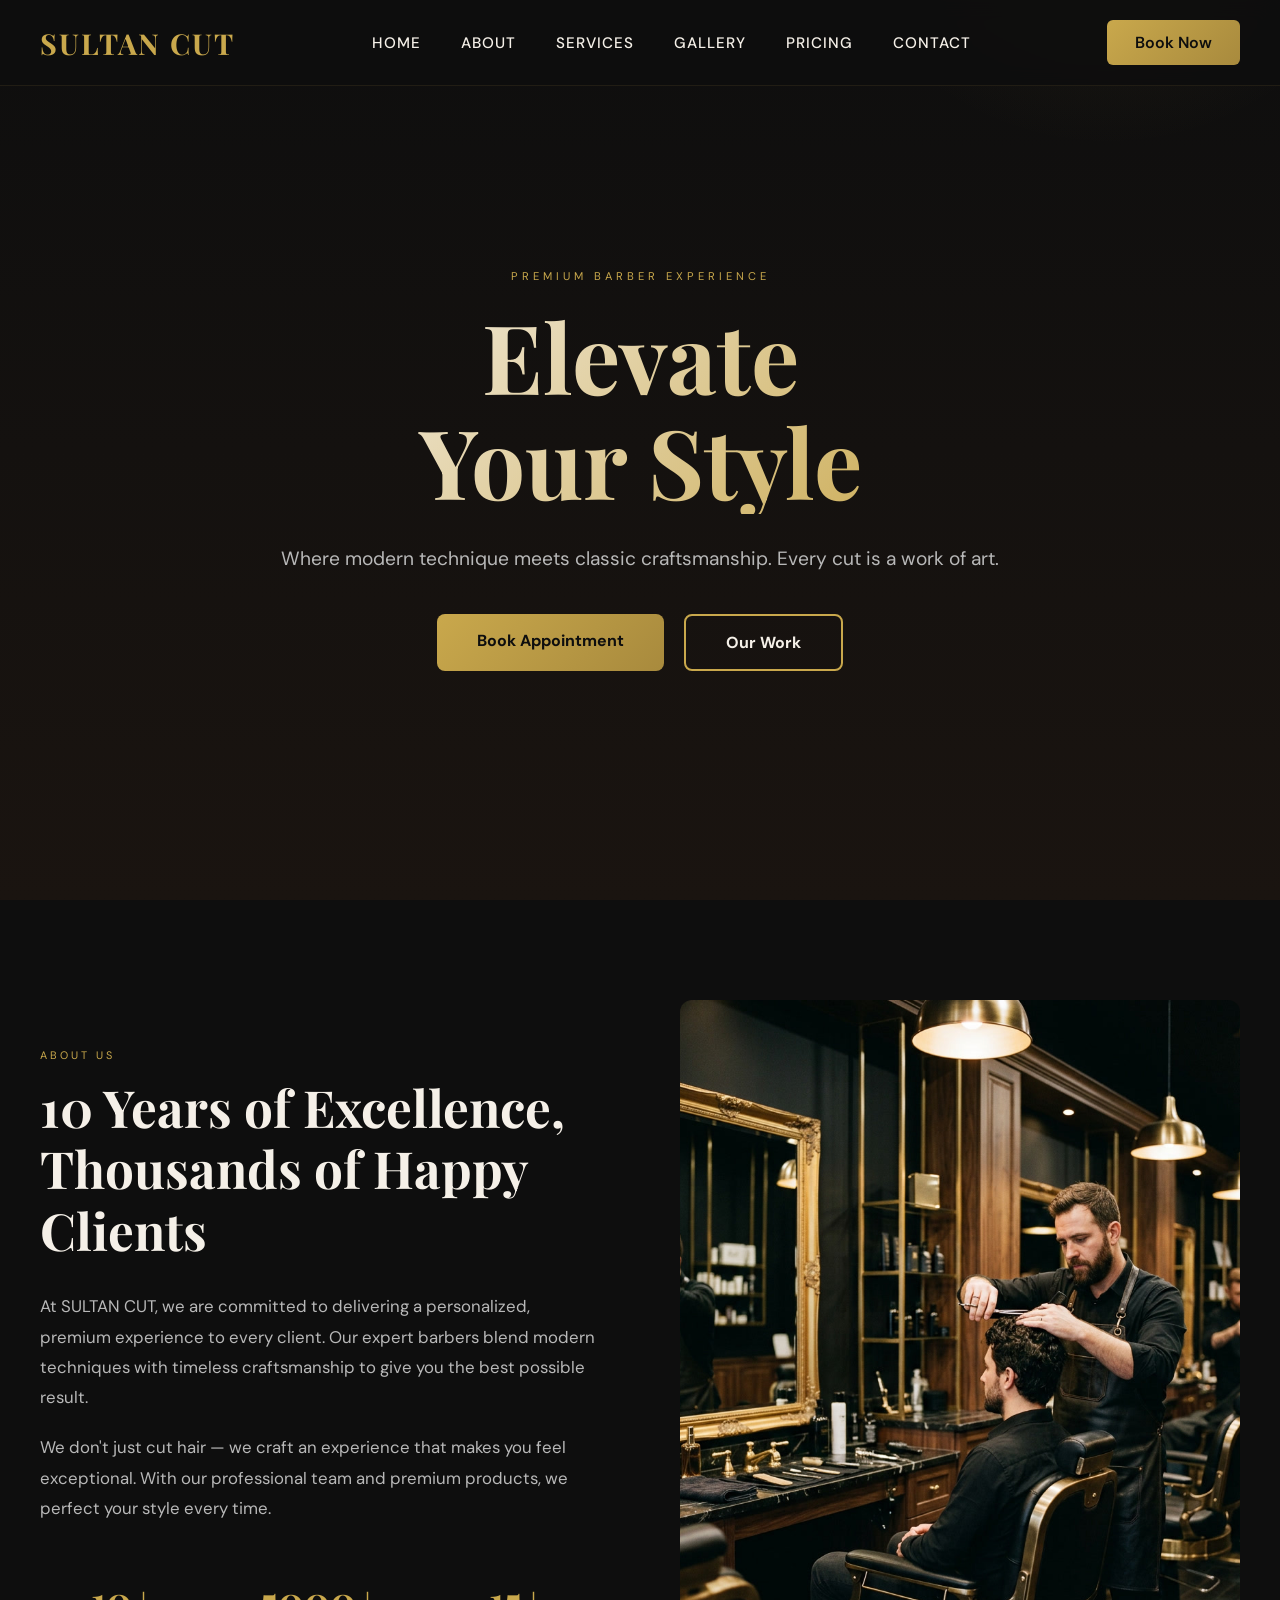
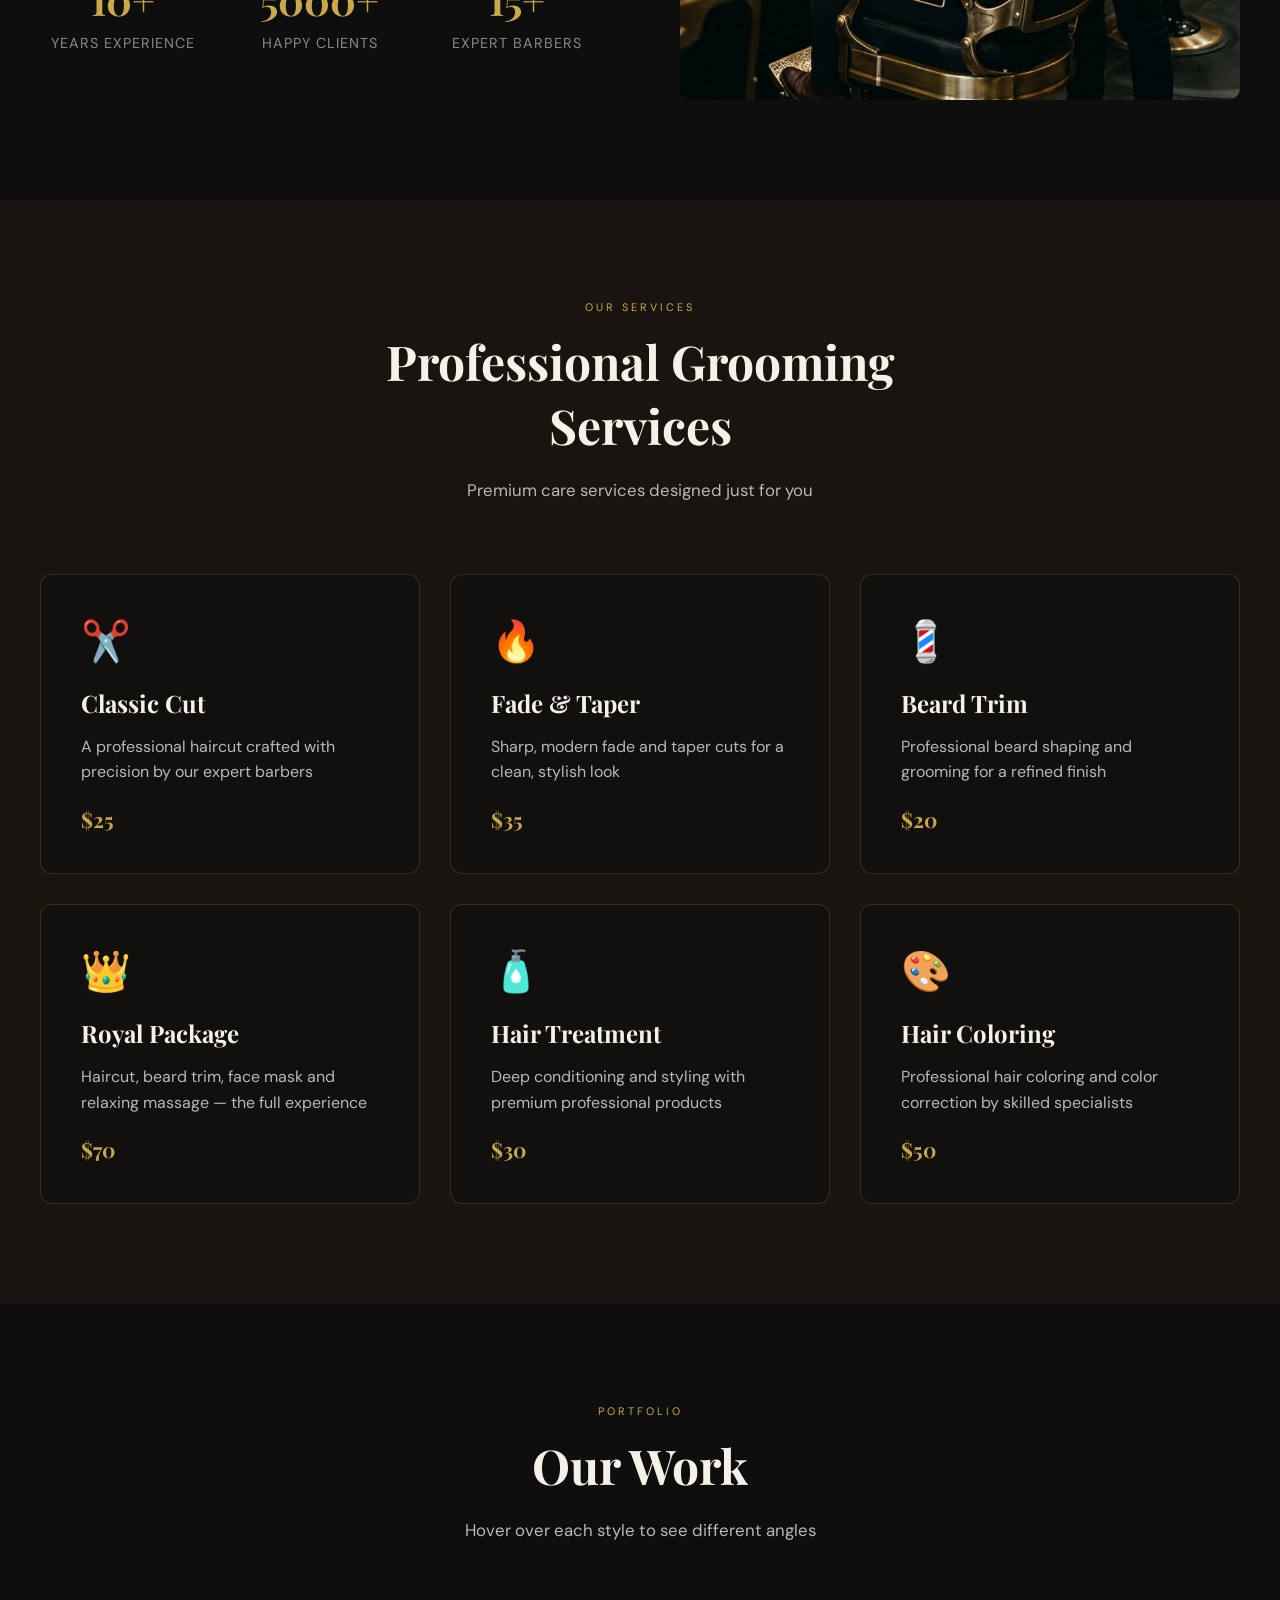
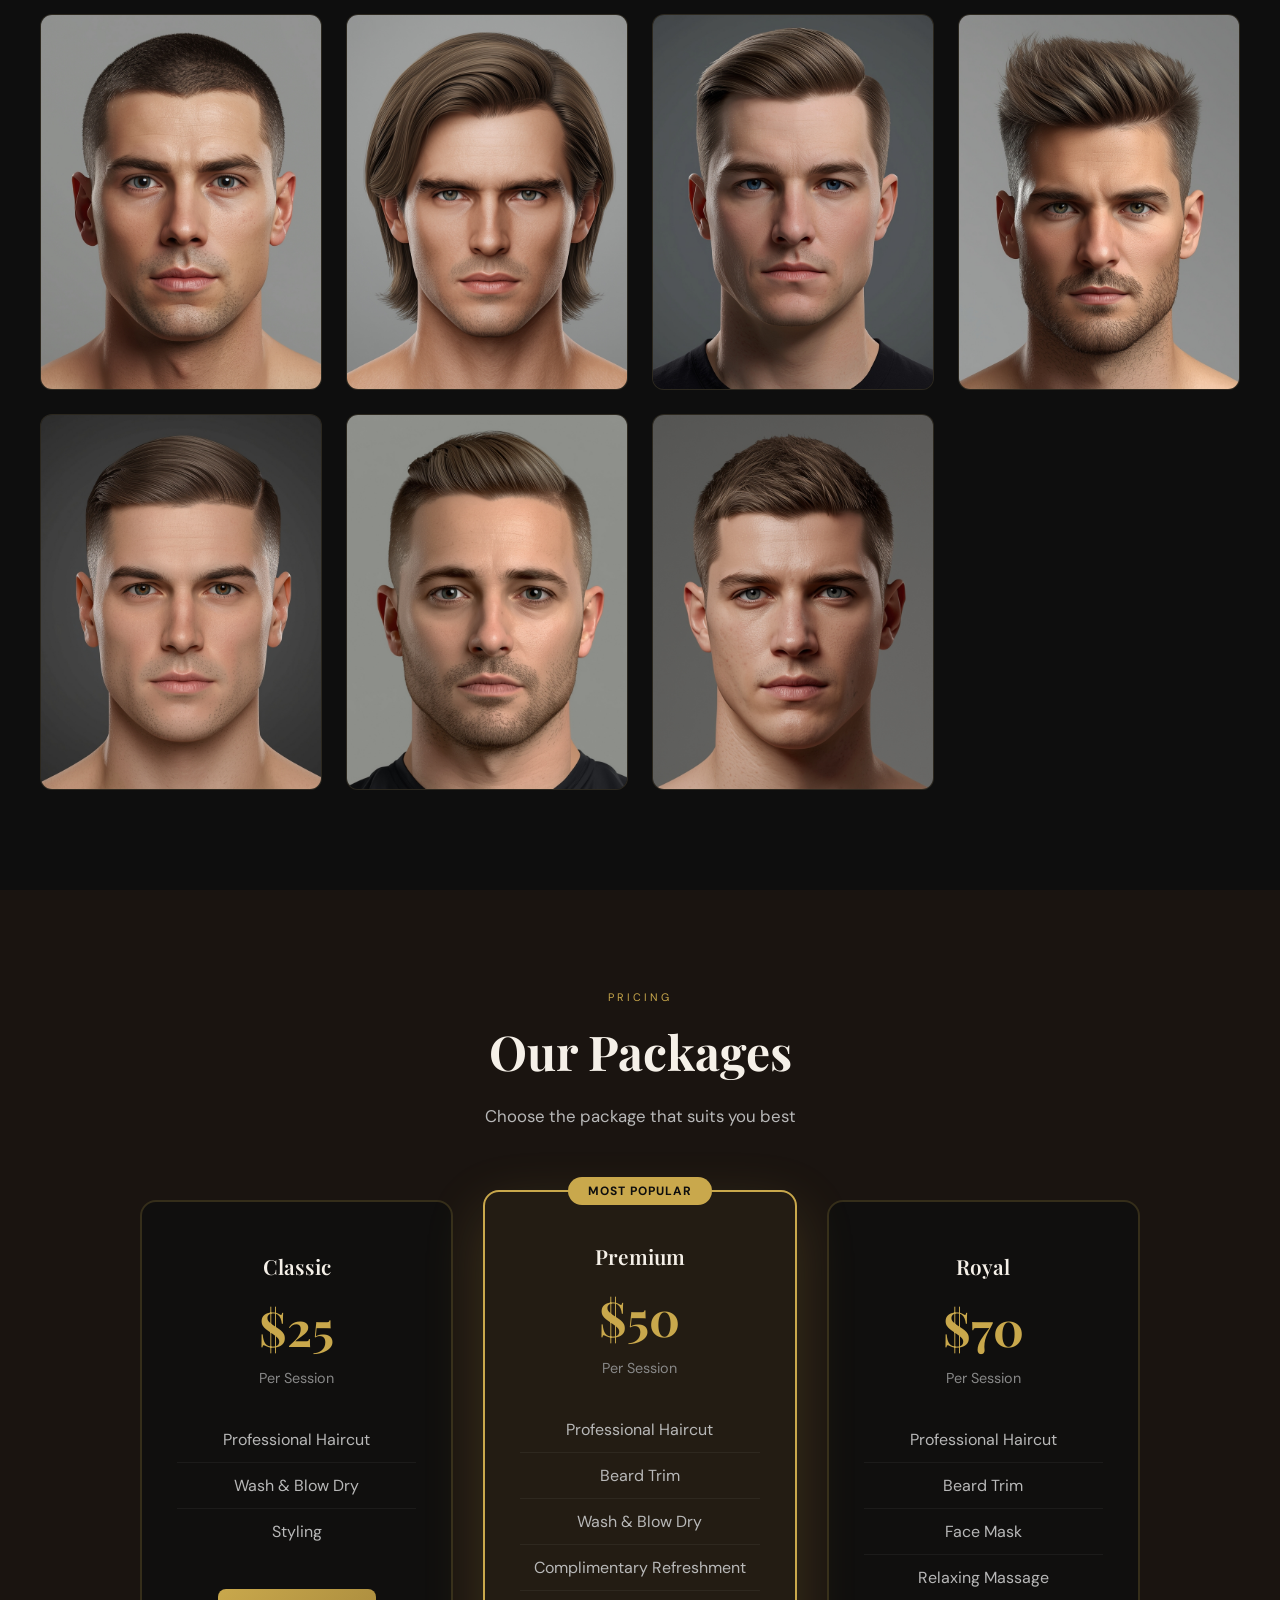
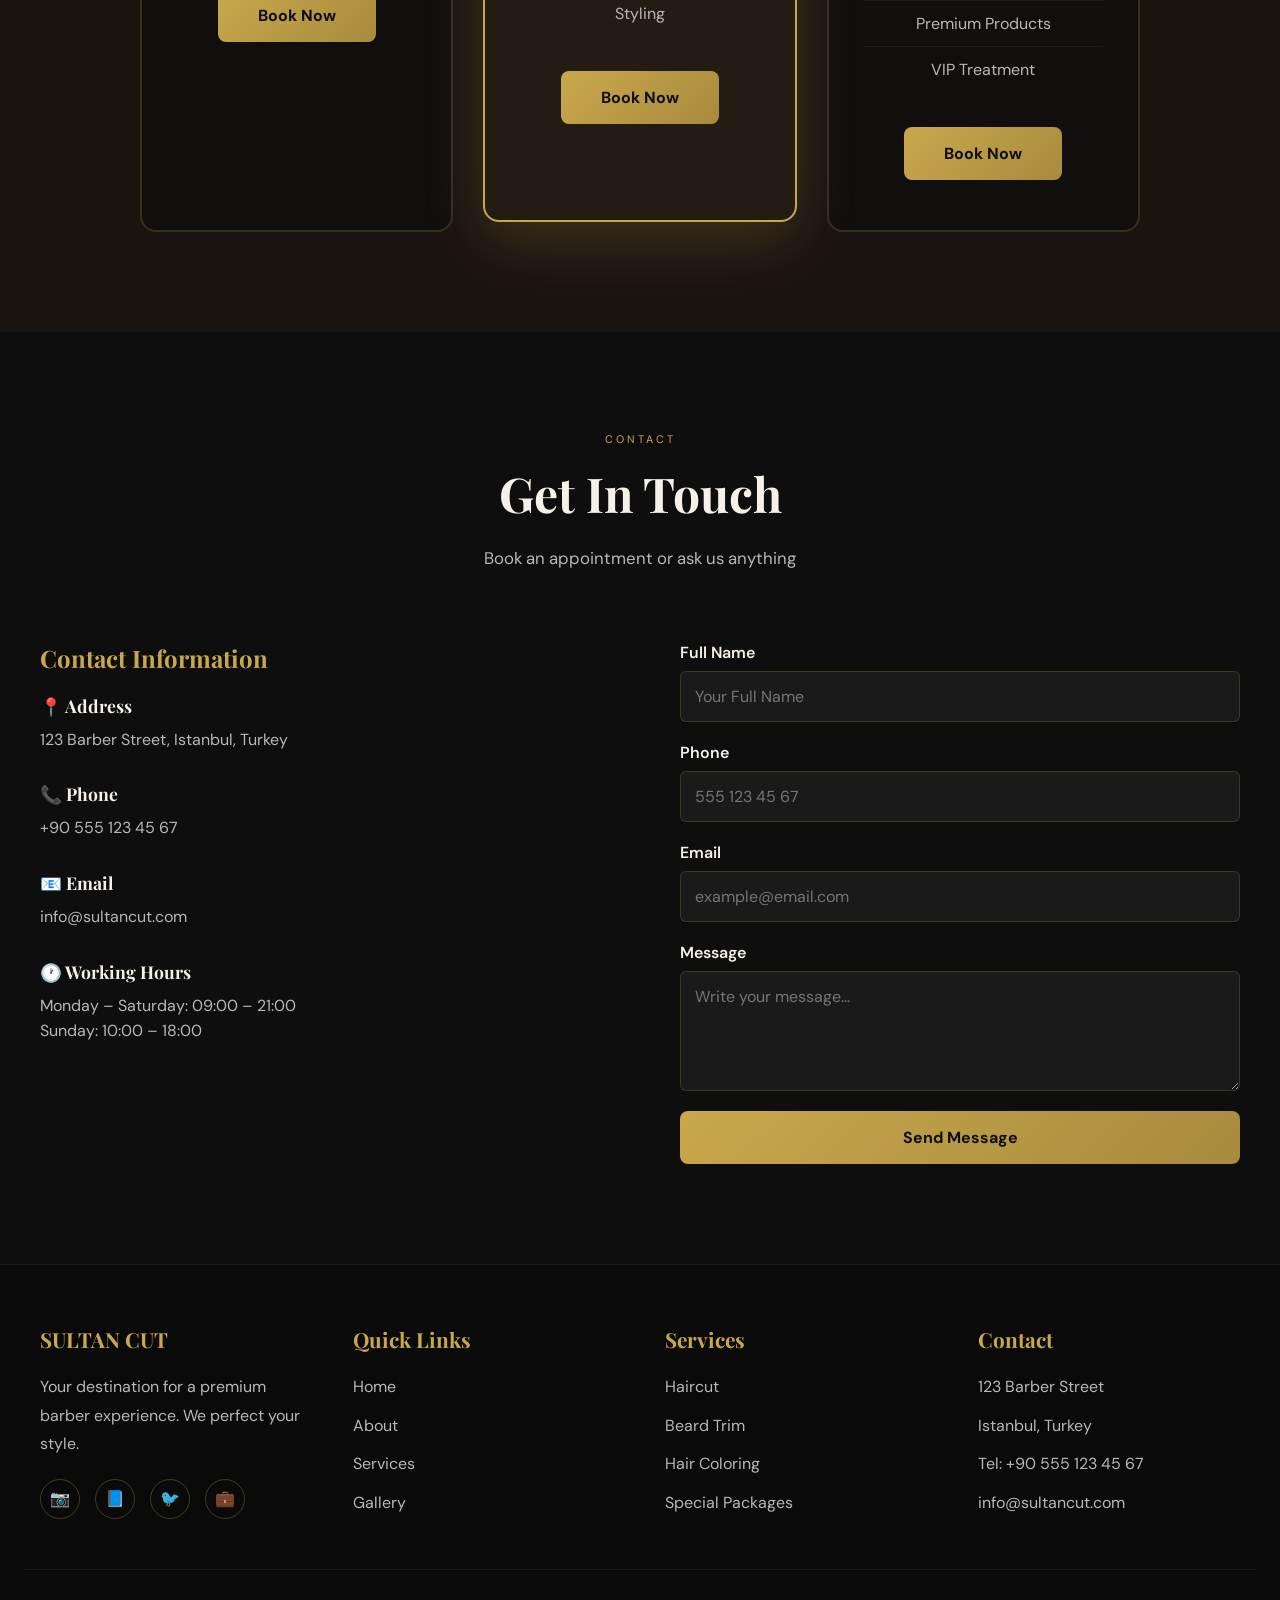
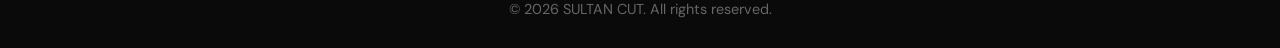
<file: sultan-cut/index.html>
<!DOCTYPE html>
<html lang="en">
<head>
<meta charset="UTF-8"/>
<meta name="viewport" content="width=device-width, initial-scale=1.0"/>
<title>SULTAN CUT — Premium Barber Shop</title>
<link rel="preconnect" href="https://fonts.googleapis.com">
<link rel="preconnect" href="https://fonts.gstatic.com" crossorigin>
<link href="https://fonts.googleapis.com/css2?family=Playfair+Display:wght@400;700&family=DM+Sans:wght@400;500;600;700&display=swap" rel="stylesheet">
<link rel="stylesheet" href="sultan-cut.css">
</head>
<body>

<header class="header">
  <nav class="nav">
    <div class="logo">SULTAN CUT</div>
    <ul class="nav-links">
      <li><a href="#home">Home</a></li>
      <li><a href="#about">About</a></li>
      <li><a href="#services">Services</a></li>
      <li><a href="#gallery">Gallery</a></li>
      <li><a href="#pricing">Pricing</a></li>
      <li><a href="#contact">Contact</a></li>
    </ul>
    <a href="#contact" class="cta-btn">Book Now</a>
  </nav>
</header>

<section class="hero" id="home">
  <div class="hero-content">
    <span class="hero-tag">Premium Barber Experience</span>
    <h1>Elevate<br/>Your Style</h1>
    <p>Where modern technique meets classic craftsmanship. Every cut is a work of art.</p>
    <div class="hero-buttons">
      <a href="#contact" class="btn-primary">Book Appointment</a>
      <a href="#gallery" class="btn-secondary">Our Work</a>
    </div>
  </div>
</section>

<section class="about" id="about">
  <div class="about-container">
    <div class="about-content">
      <span class="tag">About Us</span>
      <h2>10 Years of Excellence, Thousands of Happy Clients</h2>
      <p>At SULTAN CUT, we are committed to delivering a personalized, premium experience to every client. Our expert barbers blend modern techniques with timeless craftsmanship to give you the best possible result.</p>
      <p>We don't just cut hair — we craft an experience that makes you feel exceptional. With our professional team and premium products, we perfect your style every time.</p>
      <div class="about-stats">
        <div class="stat-item">
          <div class="stat-number">10+</div>
          <div class="stat-label">Years Experience</div>
        </div>
        <div class="stat-item">
          <div class="stat-number">5000+</div>
          <div class="stat-label">Happy Clients</div>
        </div>
        <div class="stat-item">
          <div class="stat-number">15+</div>
          <div class="stat-label">Expert Barbers</div>
        </div>
      </div>
    </div>
    <div class="about-image">
      <img src="about-image.jpg" alt="Sultan Cut Interior">
    </div>
  </div>
</section>

<section class="services" id="services">
  <div class="section-header">
    <span class="tag">Our Services</span>
    <h2>Professional Grooming Services</h2>
    <p>Premium care services designed just for you</p>
  </div>
  <div class="services-grid">
    <div class="service-card">
      <div class="service-icon">✂️</div>
      <h3>Classic Cut</h3>
      <p>A professional haircut crafted with precision by our expert barbers</p>
      <div class="service-price">$25</div>
    </div>
    <div class="service-card">
      <div class="service-icon">🔥</div>
      <h3>Fade & Taper</h3>
      <p>Sharp, modern fade and taper cuts for a clean, stylish look</p>
      <div class="service-price">$35</div>
    </div>
    <div class="service-card">
      <div class="service-icon">💈</div>
      <h3>Beard Trim</h3>
      <p>Professional beard shaping and grooming for a refined finish</p>
      <div class="service-price">$20</div>
    </div>
    <div class="service-card">
      <div class="service-icon">👑</div>
      <h3>Royal Package</h3>
      <p>Haircut, beard trim, face mask and relaxing massage — the full experience</p>
      <div class="service-price">$70</div>
    </div>
    <div class="service-card">
      <div class="service-icon">🧴</div>
      <h3>Hair Treatment</h3>
      <p>Deep conditioning and styling with premium professional products</p>
      <div class="service-price">$30</div>
    </div>
    <div class="service-card">
      <div class="service-icon">🎨</div>
      <h3>Hair Coloring</h3>
      <p>Professional hair coloring and color correction by skilled specialists</p>
      <div class="service-price">$50</div>
    </div>
  </div>
</section>

<section class="gallery" id="gallery">
  <div class="gallery-inner">
    <div class="section-header">
      <span class="tag">Portfolio</span>
      <h2>Our Work</h2>
      <p>Hover over each style to see different angles</p>
    </div>
    <div class="gallery-grid">

      <div class="gallery-item slideshow" data-images='[
        "male-hairstyles/buzz-cut-2/buzz-cut-2-front-01.webp",
        "male-hairstyles/buzz-cut-2/buzz-cut-2-side-01.webp",
        "male-hairstyles/buzz-cut-2/buzz-cut-2-back-01.webp"
      ]'>
        <img src="male-hairstyles/buzz-cut-2/buzz-cut-2-front-01.webp" alt="Buzz Cut">
        <div class="gallery-overlay"><span>Buzz Cut</span></div>
      </div>

      <div class="gallery-item slideshow" data-images='[
        "male-hairstyles/curtain-hair/curtain-hair-front-01.webp",
        "male-hairstyles/curtain-hair/curtain-hair-side-01.webp",
        "male-hairstyles/curtain-hair/curtain-hair-back-01.webp"
      ]'>
        <img src="male-hairstyles/curtain-hair/curtain-hair-front-01.webp" alt="Curtain Hair">
        <div class="gallery-overlay"><span>Curtain Hair</span></div>
      </div>

      <div class="gallery-item slideshow" data-images='[
        "male-hairstyles/low-fade-medium-top/low-fade-medium-top-front-01.webp",
        "male-hairstyles/low-fade-medium-top/low-fade-medium-top-side-01.webp",
        "male-hairstyles/low-fade-medium-top/low-fade-medium-top-back-01.webp"
      ]'>
        <img src="male-hairstyles/low-fade-medium-top/low-fade-medium-top-front-01.webp" alt="Low Fade Medium Top">
        <div class="gallery-overlay"><span>Low Fade Medium Top</span></div>
      </div>

      <div class="gallery-item slideshow" data-images='[
        "male-hairstyles/messy-quiff/messy-quiff-front-01.webp",
        "male-hairstyles/messy-quiff/messy-quiff-side-01.webp",
        "male-hairstyles/messy-quiff/messy-quiff-back-01.webp"
      ]'>
        <img src="male-hairstyles/messy-quiff/messy-quiff-front-01.webp" alt="Messy Quiff">
        <div class="gallery-overlay"><span>Messy Quiff</span></div>
      </div>

      <div class="gallery-item slideshow" data-images='[
        "male-hairstyles/modern-taper-fade/modern-taper-fade-front-01.webp",
        "male-hairstyles/modern-taper-fade/modern-taper-fade-side-01.webp",
        "male-hairstyles/modern-taper-fade/modern-taper-fade-back-01.webp"
      ]'>
        <img src="male-hairstyles/modern-taper-fade/modern-taper-fade-front-01.webp" alt="Modern Taper Fade">
        <div class="gallery-overlay"><span>Modern Taper Fade</span></div>
      </div>

      <div class="gallery-item slideshow" data-images='[
        "male-hairstyles/mullet-lite/mullet-lite-front-01.webp",
        "male-hairstyles/mullet-lite/mullet-lite-side-01.webp",
        "male-hairstyles/mullet-lite/mullet-lite-back-01.webp"
      ]'>
        <img src="male-hairstyles/mullet-lite/mullet-lite-front-01.webp" alt="Mullet Lite">
        <div class="gallery-overlay"><span>Mullet Lite</span></div>
      </div>

      <div class="gallery-item slideshow" data-images='[
        "male-hairstyles/textured-crop/textured-crop-front-01.webp",
        "male-hairstyles/textured-crop/textured-crop-side-01.webp",
        "male-hairstyles/textured-crop/textured-crop-back-01.webp"
      ]'>
        <img src="male-hairstyles/textured-crop/textured-crop-front-01.webp" alt="Textured Crop">
        <div class="gallery-overlay"><span>Textured Crop</span></div>
      </div>

    </div>
  </div>
</section>

<section class="pricing" id="pricing">
  <div class="section-header">
    <span class="tag">Pricing</span>
    <h2>Our Packages</h2>
    <p>Choose the package that suits you best</p>
  </div>
  <div class="pricing-grid">
    <div class="pricing-card">
      <h3 class="pricing-name">Classic</h3>
      <div class="pricing-amount">$25</div>
      <div class="pricing-period">Per Session</div>
      <ul class="pricing-features">
        <li>Professional Haircut</li>
        <li>Wash & Blow Dry</li>
        <li>Styling</li>
      </ul>
      <a href="#contact" class="btn-primary">Book Now</a>
    </div>
    <div class="pricing-card featured">
      <div class="featured-badge">Most Popular</div>
      <h3 class="pricing-name">Premium</h3>
      <div class="pricing-amount">$50</div>
      <div class="pricing-period">Per Session</div>
      <ul class="pricing-features">
        <li>Professional Haircut</li>
        <li>Beard Trim</li>
        <li>Wash & Blow Dry</li>
        <li>Complimentary Refreshment</li>
        <li>Styling</li>
      </ul>
      <a href="#contact" class="btn-primary">Book Now</a>
    </div>
    <div class="pricing-card">
      <h3 class="pricing-name">Royal</h3>
      <div class="pricing-amount">$70</div>
      <div class="pricing-period">Per Session</div>
      <ul class="pricing-features">
        <li>Professional Haircut</li>
        <li>Beard Trim</li>
        <li>Face Mask</li>
        <li>Relaxing Massage</li>
        <li>Premium Products</li>
        <li>VIP Treatment</li>
      </ul>
      <a href="#contact" class="btn-primary">Book Now</a>
    </div>
  </div>
</section>

<section class="contact" id="contact">
  <div class="section-header">
    <span class="tag">Contact</span>
    <h2>Get In Touch</h2>
    <p>Book an appointment or ask us anything</p>
  </div>
  <div class="contact-container">
    <div class="contact-info">
      <h3>Contact Information</h3>
      <div class="contact-item">
        <h4>📍 Address</h4>
        <p>123 Barber Street, Istanbul, Turkey</p>
      </div>
      <div class="contact-item">
        <h4>📞 Phone</h4>
        <p>+90 555 123 45 67</p>
      </div>
      <div class="contact-item">
        <h4>📧 Email</h4>
        <p>info@sultancut.com</p>
      </div>
      <div class="contact-item">
        <h4>🕐 Working Hours</h4>
        <p>Monday – Saturday: 09:00 – 21:00<br/>Sunday: 10:00 – 18:00</p>
      </div>
    </div>
    <div class="contact-form">
      <div class="form-group">
        <label>Full Name</label>
        <input type="text" placeholder="Your Full Name">
      </div>
      <div class="form-group">
        <label>Phone</label>
        <input type="tel" placeholder="555 123 45 67">
      </div>
      <div class="form-group">
        <label>Email</label>
        <input type="email" placeholder="example@email.com">
      </div>
      <div class="form-group">
        <label>Message</label>
        <textarea placeholder="Write your message..."></textarea>
      </div>
      <button class="btn-primary">Send Message</button>
    </div>
  </div>
</section>

<footer class="footer">
  <div class="footer-container">
    <div class="footer-section">
      <h3>SULTAN CUT</h3>
      <p>Your destination for a premium barber experience. We perfect your style.</p>
      <div class="social-links">
        <a href="#">📷</a>
        <a href="#">📘</a>
        <a href="#">🐦</a>
        <a href="#">💼</a>
      </div>
    </div>
    <div class="footer-section">
      <h3>Quick Links</h3>
      <a href="#home">Home</a>
      <a href="#about">About</a>
      <a href="#services">Services</a>
      <a href="#gallery">Gallery</a>
    </div>
    <div class="footer-section">
      <h3>Services</h3>
      <a href="#services">Haircut</a>
      <a href="#services">Beard Trim</a>
      <a href="#services">Hair Coloring</a>
      <a href="#services">Special Packages</a>
    </div>
    <div class="footer-section">
      <h3>Contact</h3>
      <p>123 Barber Street</p>
      <p>Istanbul, Turkey</p>
      <p>Tel: +90 555 123 45 67</p>
      <p>info@sultancut.com</p>
    </div>
  </div>
  <div class="footer-bottom">
    <p>&copy; 2026 SULTAN CUT. All rights reserved.</p>
  </div>
</footer>

<script>
  document.querySelectorAll('.gallery-item.slideshow').forEach(item => {
    const images = JSON.parse(item.dataset.images);
    const imgElement = item.querySelector('img');
    let currentIndex = 0;
    let interval;

    item.addEventListener('mouseenter', () => {
      interval = setInterval(() => {
        currentIndex = (currentIndex + 1) % images.length;
        imgElement.src = images[currentIndex];
      }, 600);
    });

    item.addEventListener('mouseleave', () => {
      clearInterval(interval);
      currentIndex = 0;
      imgElement.src = images[0];
    });
  });

  document.querySelectorAll('a[href^="#"]').forEach(anchor => {
    anchor.addEventListener('click', function (e) {
      e.preventDefault();
      const target = document.querySelector(this.getAttribute('href'));
      if (target) target.scrollIntoView({ behavior: 'smooth', block: 'start' });
    });
  });
</script>

</body>
</html>
</file>
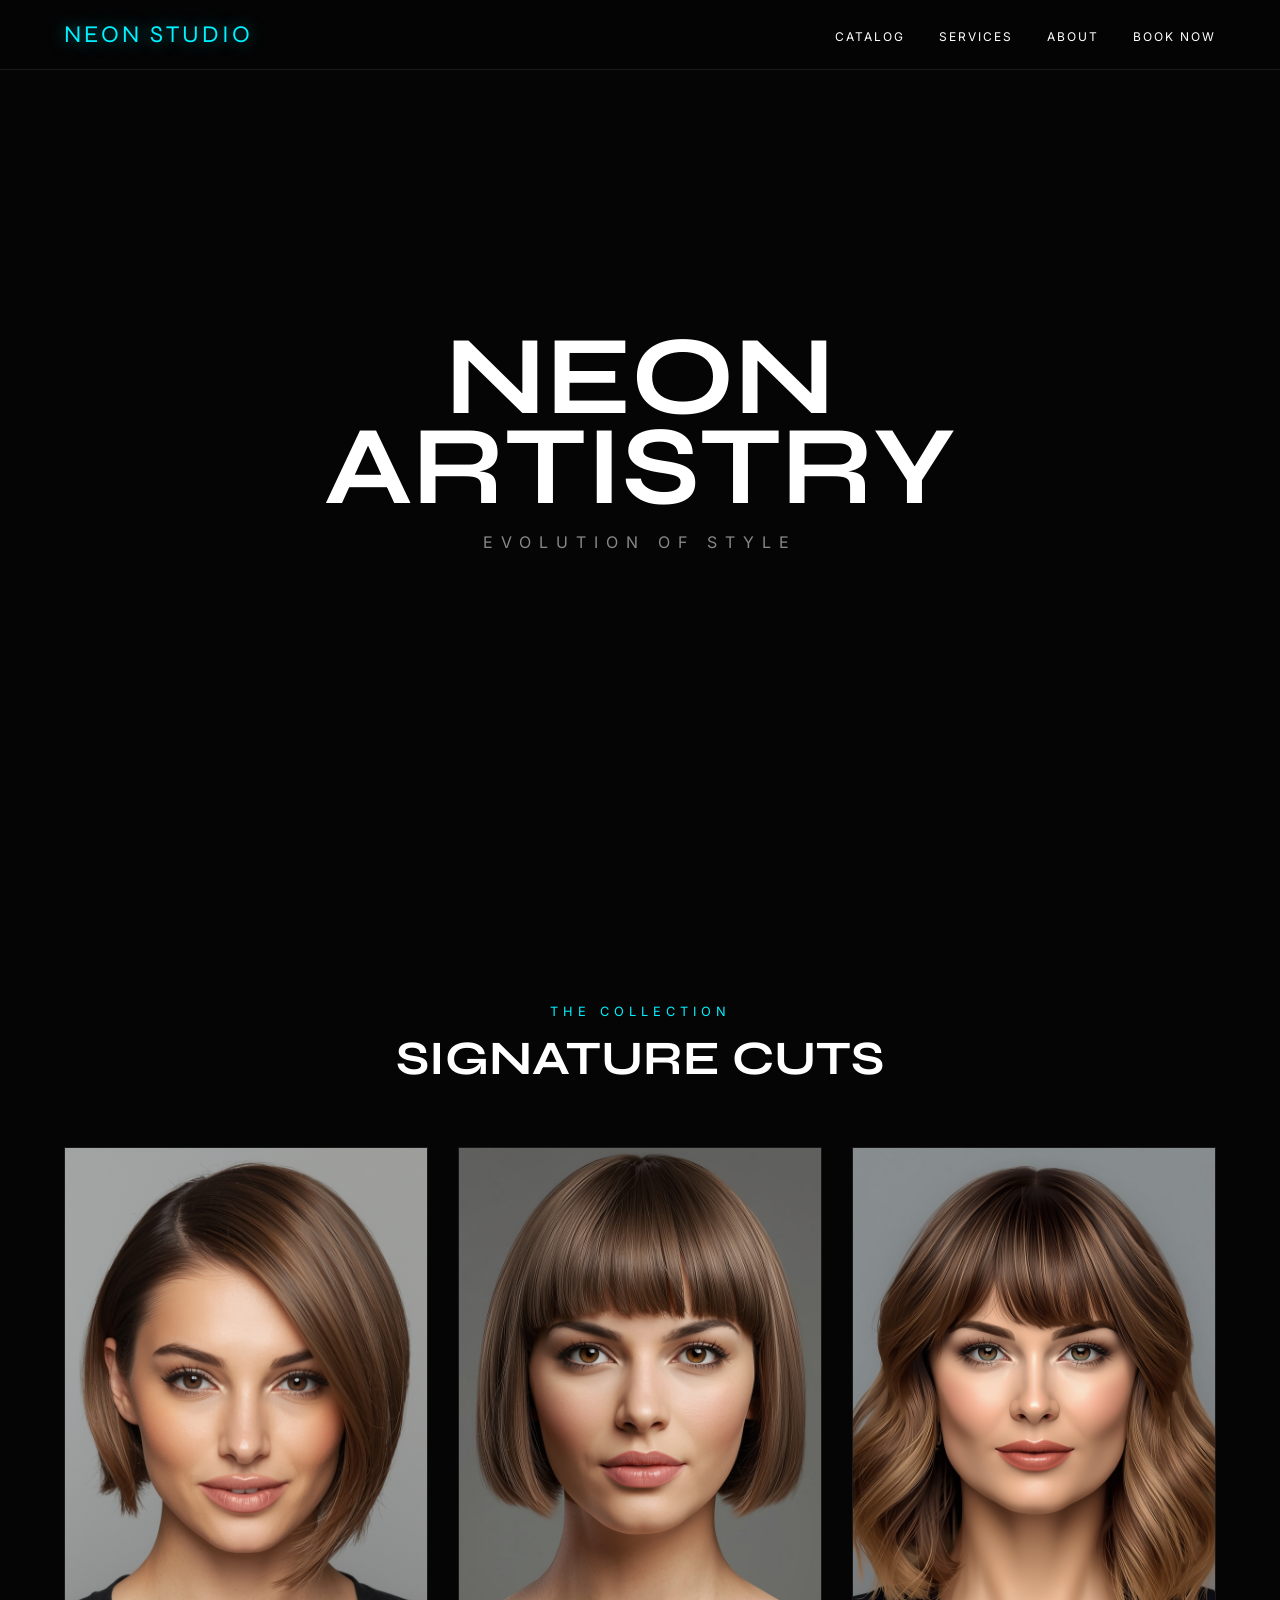
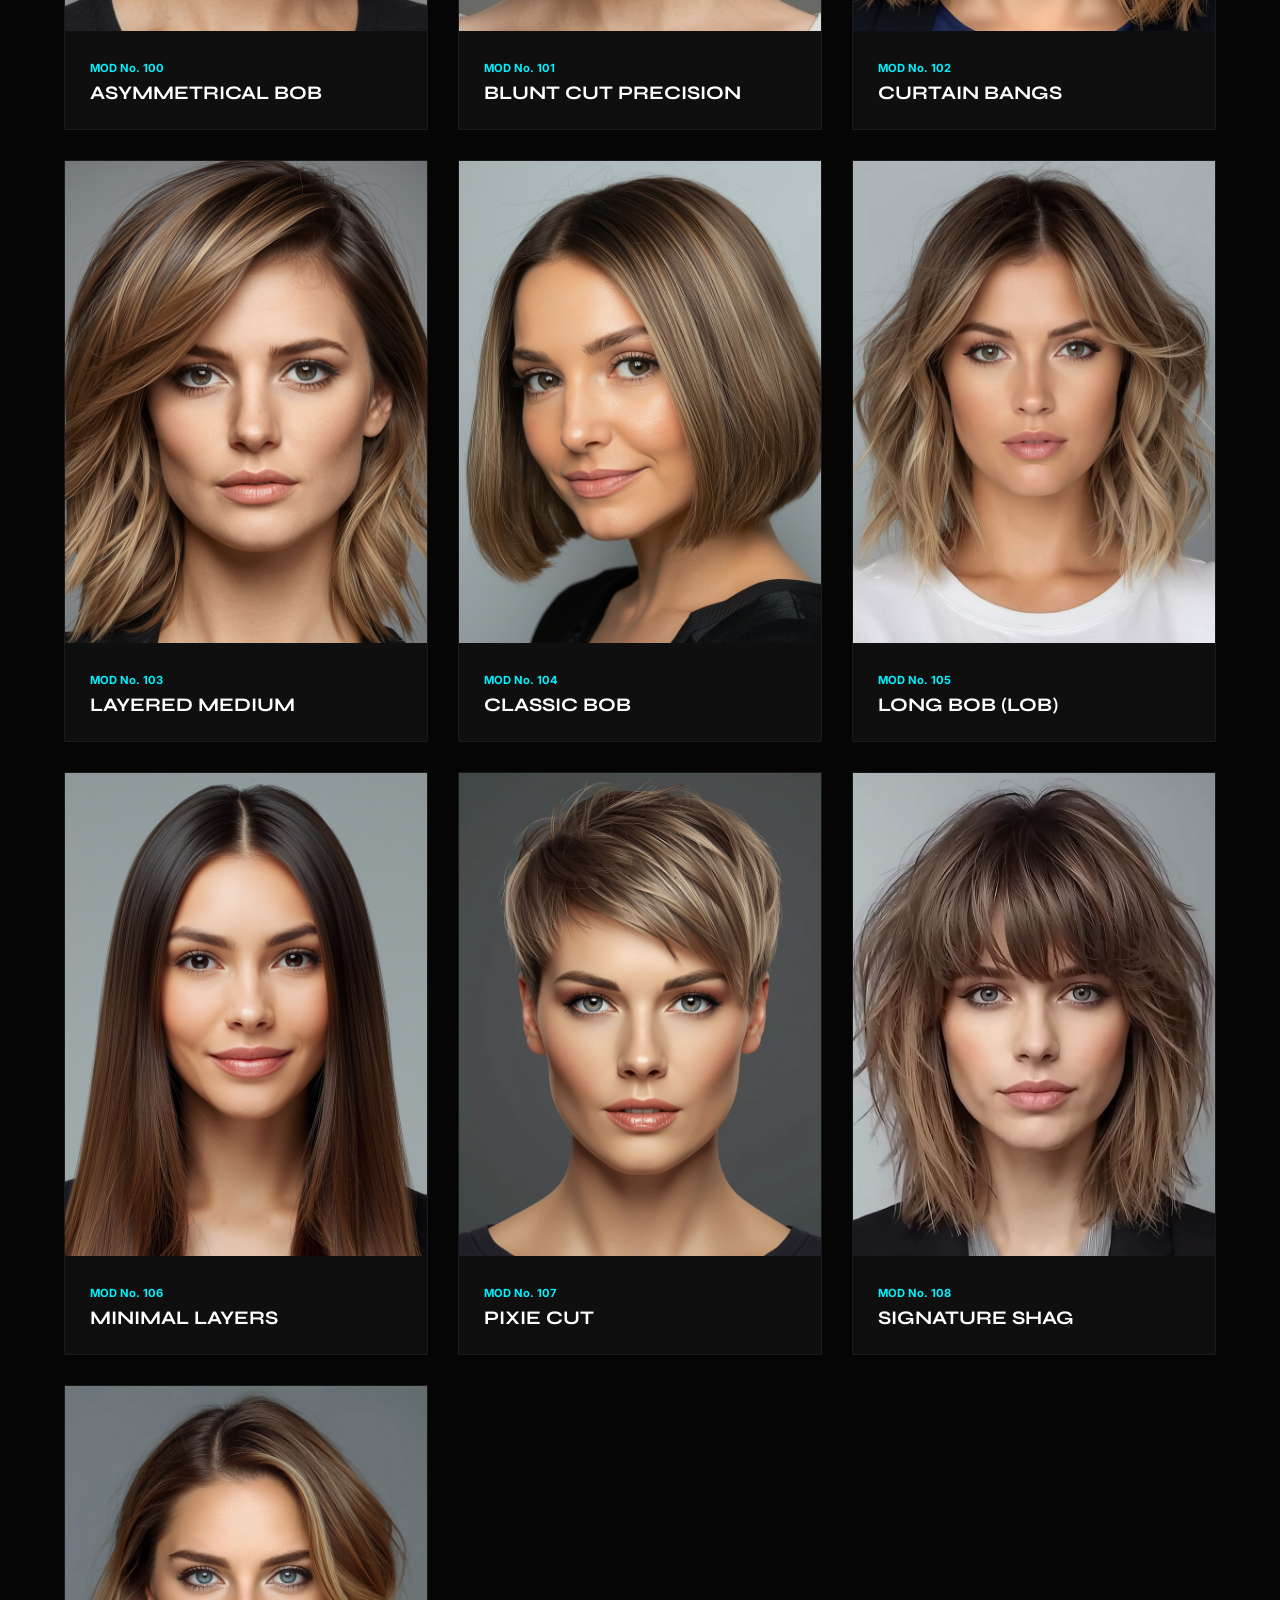
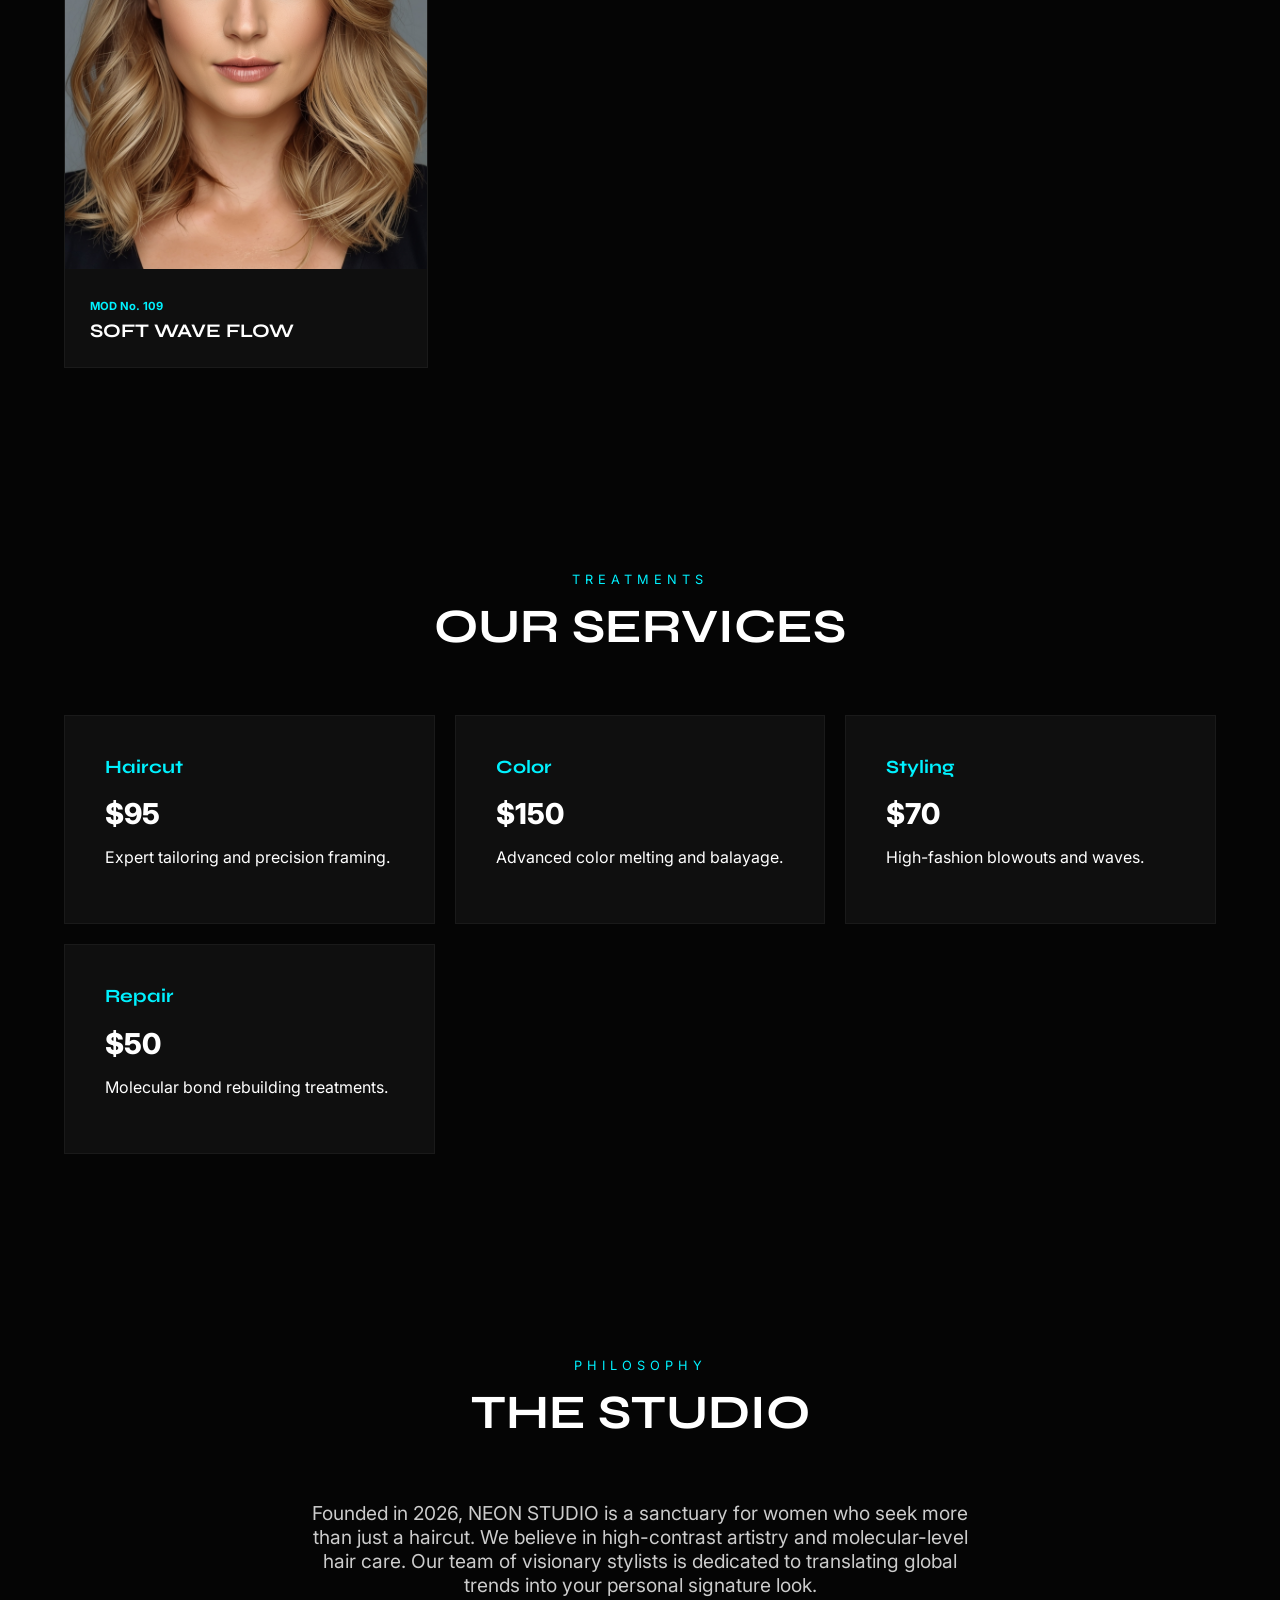
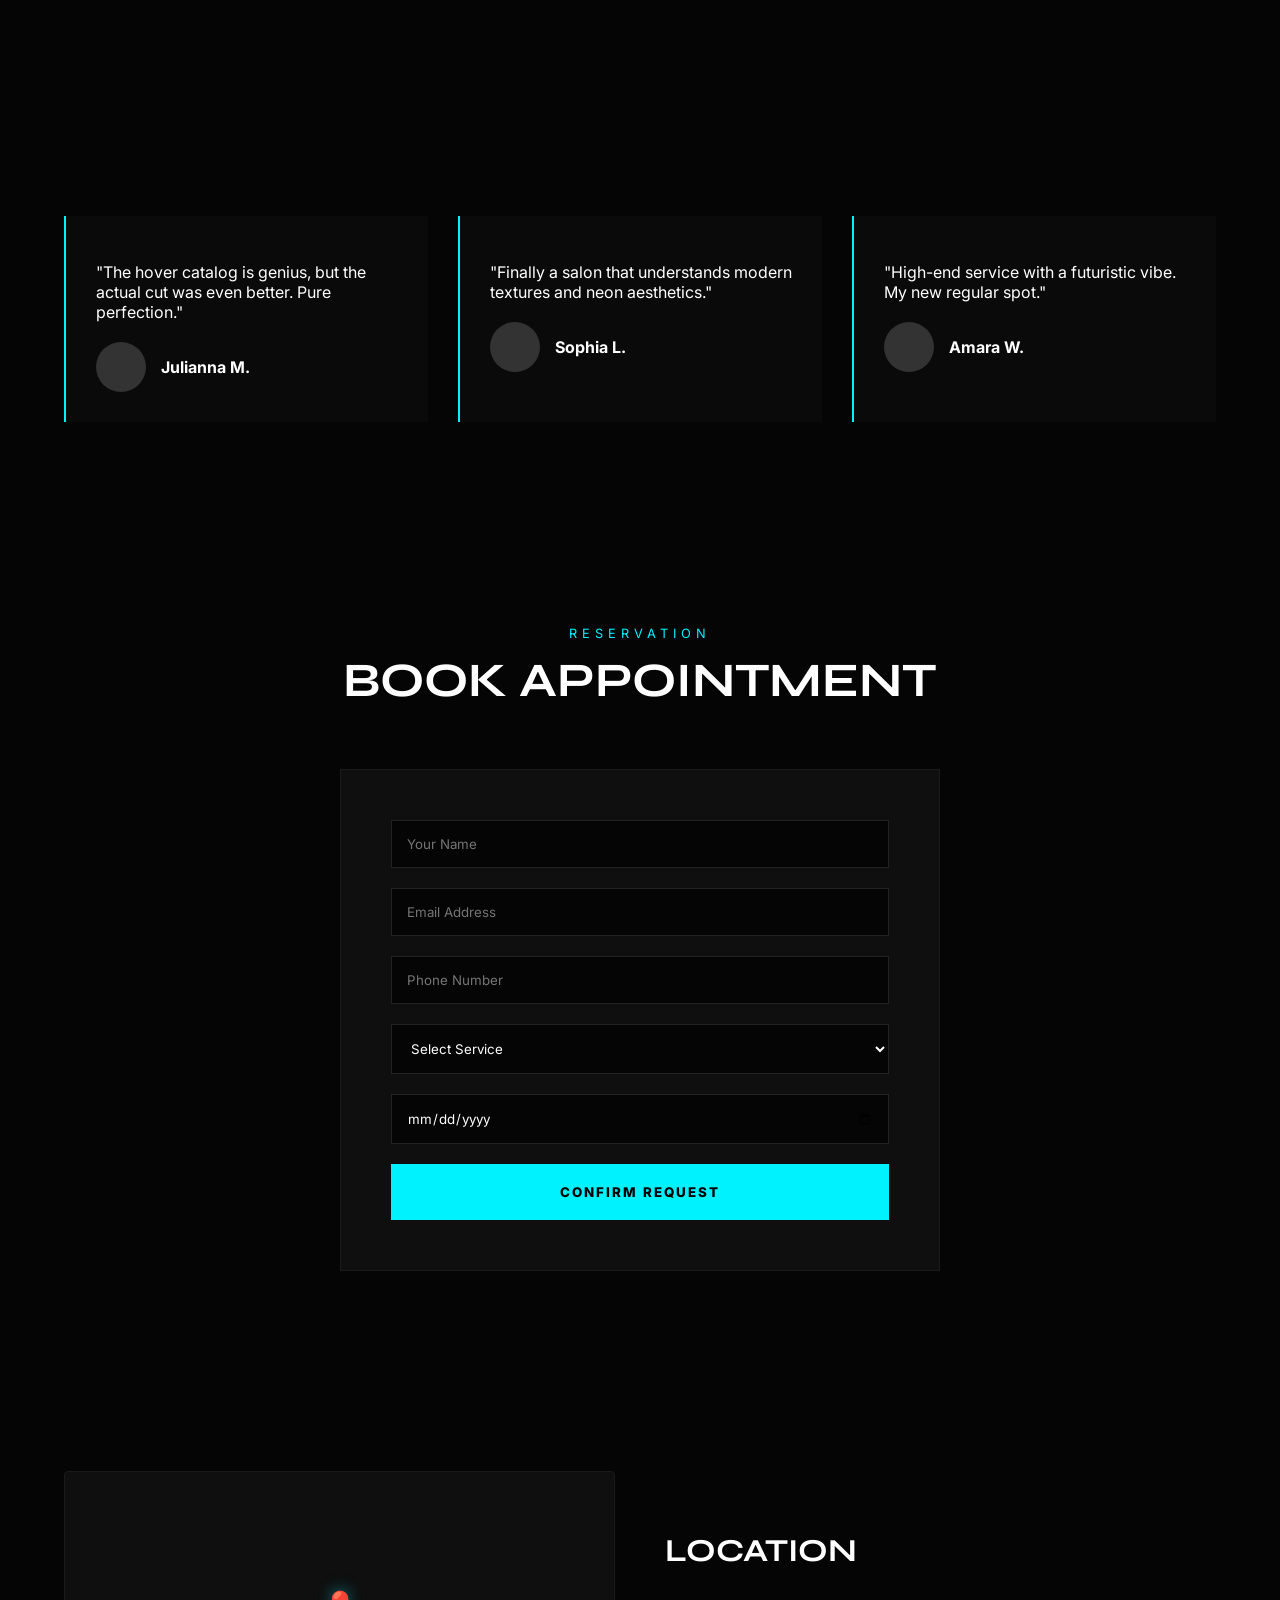
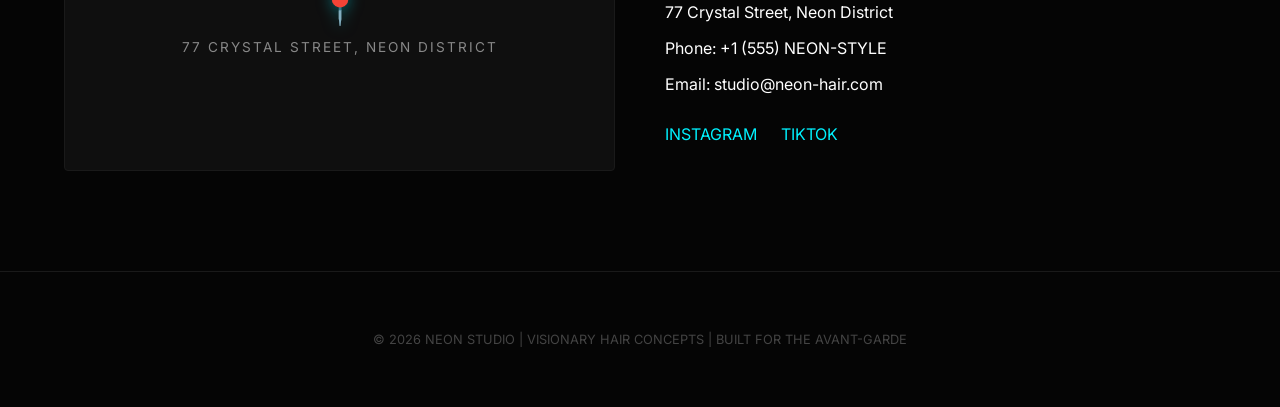
<file: Kadın-Kuaför/NEON STUDIO/index.html>
<!DOCTYPE html>
<html lang="en">
<head>
    <meta charset="UTF-8">
    <meta name="viewport" content="width=device-width, initial-scale=1.0">
    <title>NEON STUDIO | Premium Hair Artistry</title>
    <link href="https://fonts.googleapis.com/css2?family=Inter:wght@300;400;600&family=Syne:wght@700;800&display=swap" rel="stylesheet">
    <link rel="stylesheet" href="neon-studio.css">
</head>
<body>

    <nav>
        <a href="#home" class="logo">NEON STUDIO</a>
        <div class="nav-links">
            <a href="#catalog">Catalog</a>
            <a href="#services">Services</a>
            <a href="#about">About</a>
            <a href="#book">Book Now</a>
        </div>
    </nav>

    <div id="home">
        <h1>NEON<br>ARTISTRY</h1>
        <p class="hero-tagline">Evolution of Style</p>
    </div>

    <section id="catalog">
        <div class="section-header">
            <span>The Collection</span>
            <h2>Signature Cuts</h2>
        </div>
        <div class="catalog-grid" id="catalogContainer"></div>
    </section>

    <section id="services">
        <div class="section-header">
            <span>Treatments</span>
            <h2>Our Services</h2>
        </div>
        <div class="services-grid">
            <div class="service-card"><h3>Haircut</h3><div class="price">$95</div><p>Expert tailoring and precision framing.</p></div>
            <div class="service-card"><h3>Color</h3><div class="price">$150</div><p>Advanced color melting and balayage.</p></div>
            <div class="service-card"><h3>Styling</h3><div class="price">$70</div><p>High-fashion blowouts and waves.</p></div>
            <div class="service-card"><h3>Repair</h3><div class="price">$50</div><p>Molecular bond rebuilding treatments.</p></div>
        </div>
    </section>

    <section id="about" style="text-align: center; max-width: 800px;">
        <div class="section-header">
            <span>Philosophy</span>
            <h2>The Studio</h2>
        </div>
        <p style="font-size: 1.2rem; color: #ccc;">Founded in 2026, NEON STUDIO is a sanctuary for women who seek more than just a haircut. We believe in high-contrast artistry and molecular-level hair care. Our team of visionary stylists is dedicated to translating global trends into your personal signature look.</p>
    </section>

    <section id="reviews">
        <div class="testimonial-grid">
            <div class="testimonial-item">
                <p>"The hover catalog is genius, but the actual cut was even better. Pure perfection."</p>
                <div class="client-info"><div class="client-img"></div><strong>Julianna M.</strong></div>
            </div>
            <div class="testimonial-item">
                <p>"Finally a salon that understands modern textures and neon aesthetics."</p>
                <div class="client-info"><div class="client-img"></div><strong>Sophia L.</strong></div>
            </div>
            <div class="testimonial-item">
                <p>"High-end service with a futuristic vibe. My new regular spot."</p>
                <div class="client-info"><div class="client-img"></div><strong>Amara W.</strong></div>
            </div>
        </div>
    </section>

    <section id="book">
        <div class="section-header">
            <span>Reservation</span>
            <h2>Book Appointment</h2>
        </div>
        <div class="booking-form">
            <form id="appointmentForm">
                <input type="text" placeholder="Your Name" required>
                <input type="email" placeholder="Email Address" required>
                <input type="tel" placeholder="Phone Number" required>
                <select required>
                    <option value="">Select Service</option>
                    <option>Signature Cut</option>
                    <option>Master Coloring</option>
                    <option>Editorial Styling</option>
                </select>
                <input type="date" required>
                <button type="submit" class="submit-btn">Confirm Request</button>
            </form>
        </div>
    </section>

    <section id="contact">
        <div class="contact-content">
            <div class="map-placeholder">
                <div class="map-icon">📍</div>
                <p>77 Crystal Street, Neon District</p>
            </div>
            <div>
                <h3 style="font-family: 'Syne', sans-serif; font-size: 2rem;">LOCATION</h3>
                <p>77 Crystal Street, Neon District</p>
                <p>Phone: +1 (555) NEON-STYLE</p>
                <p>Email: studio@neon-hair.com</p>
                <div style="margin-top: 30px;">
                    <a href="#" style="color:var(--accent); text-decoration: none; margin-right: 20px;">INSTAGRAM</a>
                    <a href="#" style="color:var(--accent); text-decoration: none;">TIKTOK</a>
                </div>
            </div>
        </div>
    </section>

    <footer>
        &copy; 2026 NEON STUDIO | VISIONARY HAIR CONCEPTS | BUILT FOR THE AVANT-GARDE
    </footer>

    <script>
        const haircuts = [
            { name: "Asymmetrical Bob", dir: "Asimetrik-Bob-Lob", imgs: ["Asimetrik-Bob.jpg", "Asimetrik-Bob-side.jpg", "Asimetrik-Bob-back.jpg"] },
            { name: "Blunt Cut Precision", dir: "Blunt-Cut-Kut-Uclu-Duz-Kesim", imgs: ["Blunt-Cut.jpg", "Blunt-Cut-side.jpg", "Blunt-Cut-back.jpg"] },
            { name: "Curtain Bangs", dir: "Curtain-Bangs", imgs: ["Curtain-Bangs.jpg", "Curtain-Bangs-side.jpg", "Curtain-Bangs-back.jpg"] },
            { name: "Layered Medium", dir: "Layered-Medium-Cut", imgs: ["Layered-Medium-Cut.jpg", "Layered-Medium-Cut-side.jpg", "Layered-Medium-Cut-back.jpg"] },
            { name: "Classic Bob", dir: "Klasik-Bob", imgs: ["Klasik-Bob.jpg", "Klasik-Bob-side.jpg", "Klasik-Bob-back.jpg", "Klasik-Bob-angle1.jpg", "Klasik-Bob-angle2.jpg", "Klasik-Bob-angle3.jpg"] },
            { name: "Long Bob (Lob)", dir: "Long-Bob", imgs: ["Long-Bob.jpg", "Long-Bob-side.jpg", "Long-Bob-back.jpg", "Long-Bob-angle1.jpg", "Long-Bob-angle2.jpg", "Long-Bob-angle3.jpg"] },
            { name: "Minimal Layers", dir: "Minimal-Katli-Uzun-Sac", imgs: ["Minimal-Katli-Uzun-Sac.jpg", "Minimal-Katli-Uzun-Sac-side.jpg", "Minimal-Katli-Uzun-Sac-back.jpg"] },
            { name: "Pixie Cut", dir: "Pixie-Cut", imgs: ["Pixie-Cut.jpg", "Pixie-Cut-side.jpg", "Pixie-Cut-back.jpg"] },
            { name: "Signature Shag", dir: "Shag-Cut", imgs: ["Shag-Cut.jpg", "Shag-Cut-side.jpg", "Shag-Cut-back.jpg"] },
            { name: "Soft Wave Flow", dir: "Soft-Waves", imgs: ["Soft-Waves.jpg", "Soft-Waves-side.jpg", "Soft-Waves-back.jpg"] }
        ];

        const grid = document.getElementById('catalogContainer');

        haircuts.forEach((hair, index) => {
            const card = document.createElement('div');
            card.className = 'hair-card';
            
            let imgTags = hair.imgs.map((img, i) => 
                `<img src="model/${hair.dir}/${img}" class="${i === 0 ? 'active' : ''}" onerror="this.style.display='none'">`
            ).join('');

            card.innerHTML = `
                <div class="image-wrapper">${imgTags}</div>
                <div class="card-info">
                    <span class="style-no">MOD No. ${100 + index}</span>
                    <h3 class="hair-name">${hair.name}</h3>
                </div>
            `;

            let cycle;
            card.addEventListener('mouseenter', () => {
                const images = card.querySelectorAll('img');
                if (images.length < 2) return;
                let current = 0;
                cycle = setInterval(() => {
                    images[current].classList.remove('active');
                    current = (current + 1) % images.length;
                    images[current].classList.add('active');
                }, 1000);
            });

            card.addEventListener('mouseleave', () => {
                clearInterval(cycle);
                const images = card.querySelectorAll('img');
                images.forEach((img, i) => {
                    img.classList.remove('active');
                    if(i === 0) img.classList.add('active');
                });
            });

            grid.appendChild(card);
        });

        const observer = new IntersectionObserver((entries) => {
            entries.forEach(entry => {
                if (entry.isIntersecting) entry.target.classList.add('visible');
            });
        }, { threshold: 0.1 });

        document.querySelectorAll('section').forEach(s => observer.observe(s));
    </script>
</body>
</html>
</file>
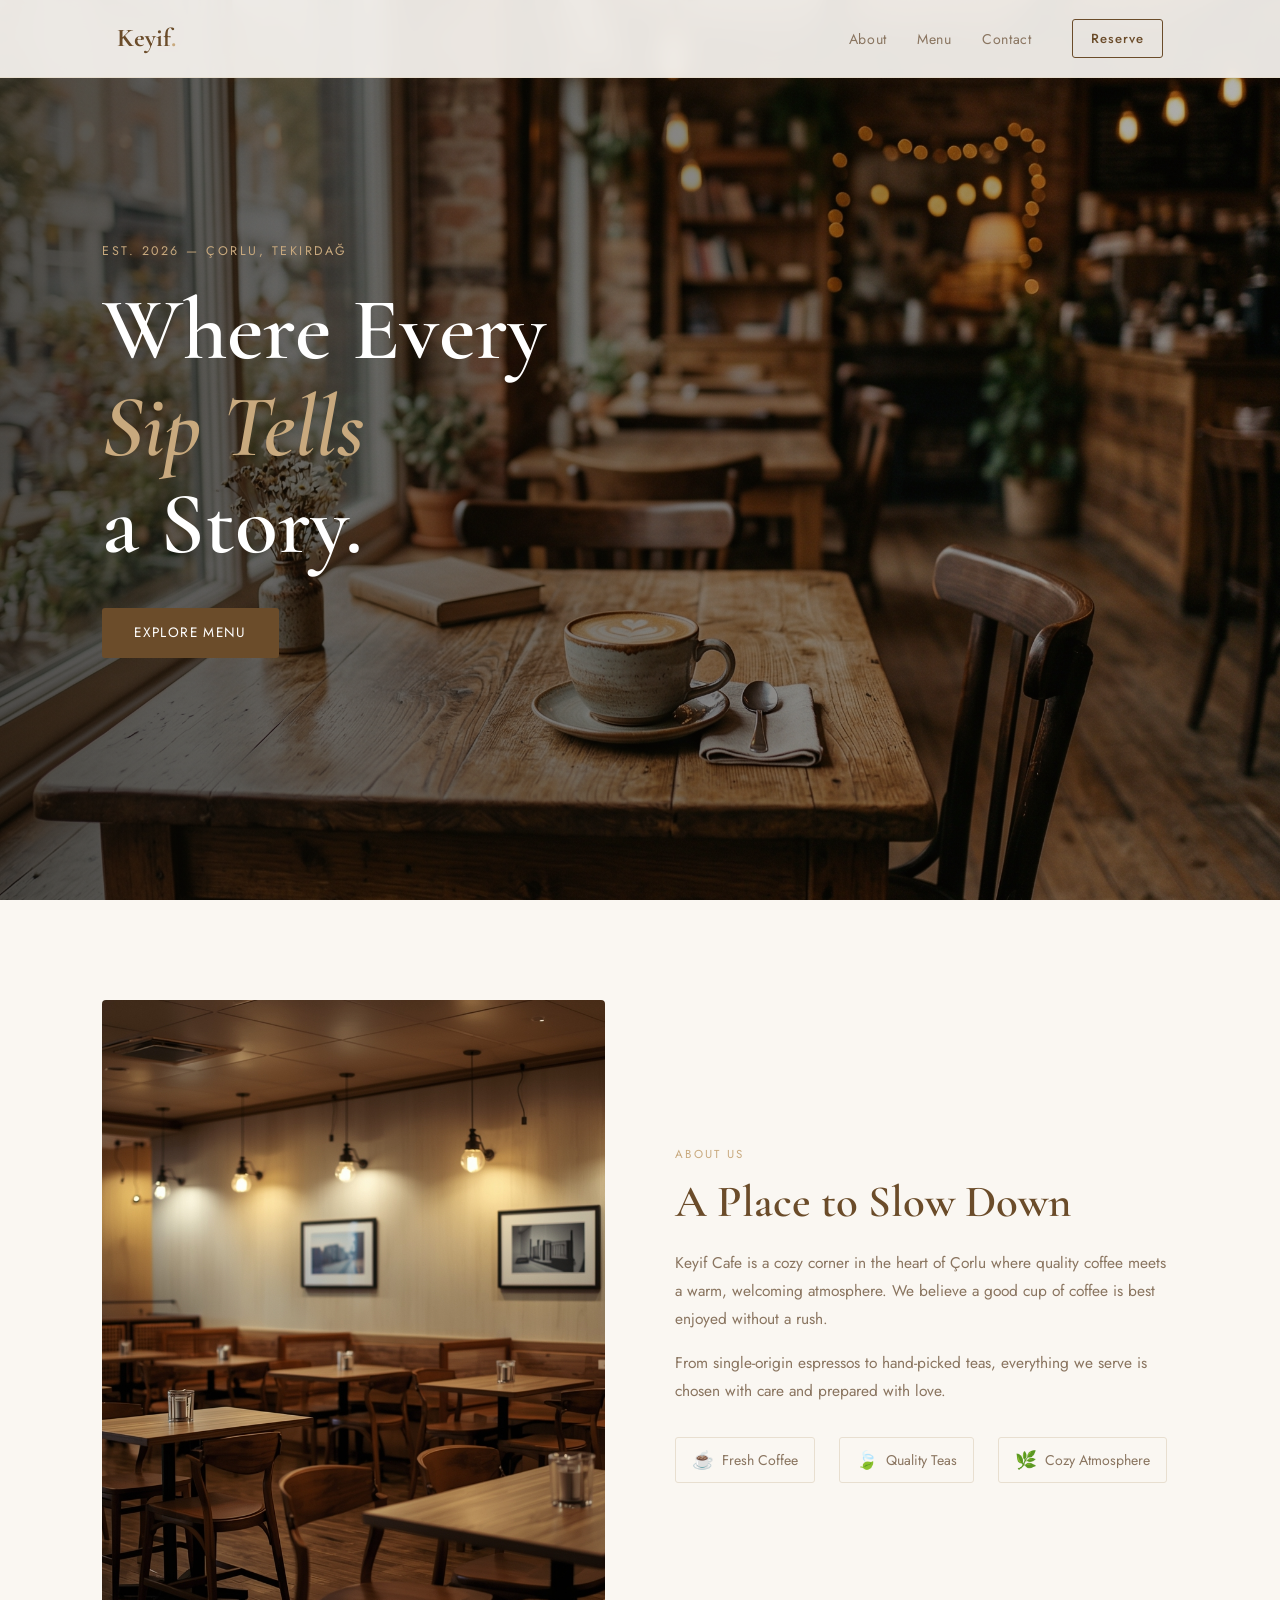
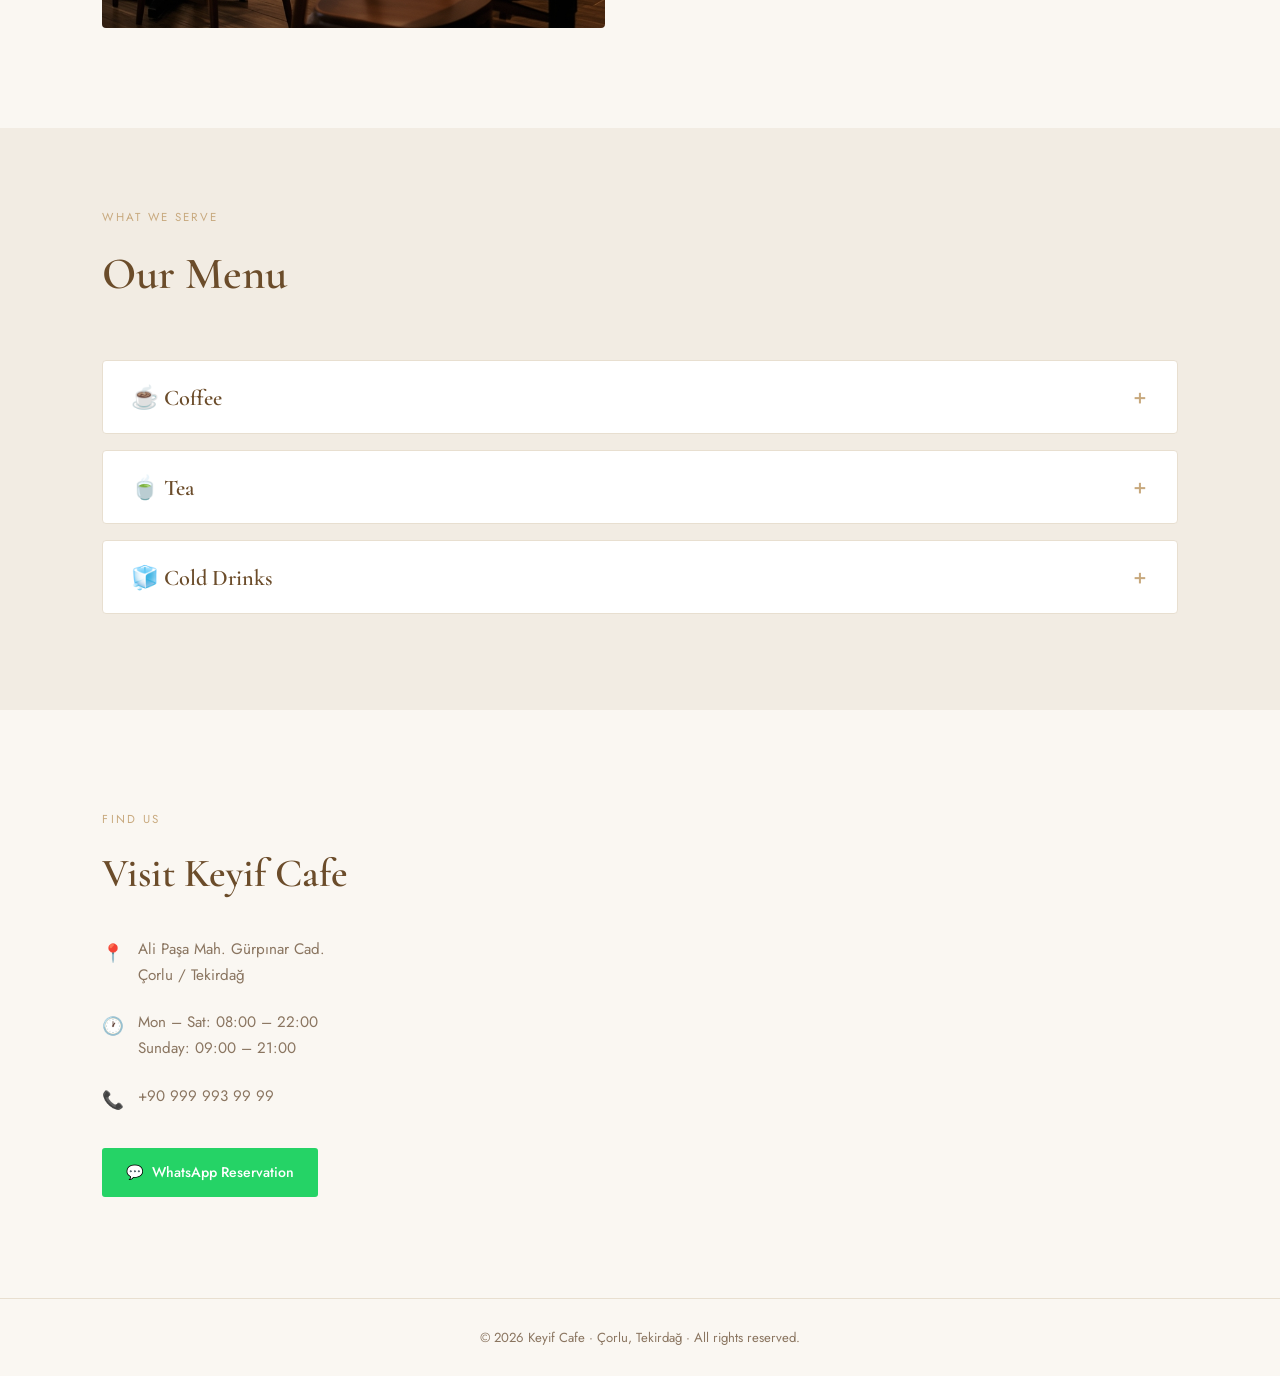
<file: Normal-Cafe/CafeDeneme/index.html>
<!DOCTYPE html>
<html lang="en">
<head>
  <meta charset="UTF-8">
  <meta name="viewport" content="width=device-width, initial-scale=1.0">
  <title>Keyif Cafe</title>
  <link rel="stylesheet" href="keyif-cafe.css">
  <link href="https://fonts.googleapis.com/css2?family=Cormorant+Garamond:wght@400;600;700&family=Jost:wght@300;400;500&display=swap" rel="stylesheet">
</head>
<body>

  <!-- NAV -->
  <nav class="navbar">
    <div class="nav-inner">
      <a href="#home" class="nav-logo">Keyif<span>.</span></a>
      <ul class="nav-links">
        <li><a href="#about">About</a></li>
        <li><a href="#menu">Menu</a></li>
        <li><a href="#contact">Contact</a></li>
      </ul>
      <a href="#contact" class="nav-cta">Reserve</a>
    </div>
  </nav>

  <!-- HERO -->
  <section class="hero" id="home">
    <div class="hero-img-wrap">
      <img src="images/hero.jpg" alt="Keyif Cafe">
      <div class="hero-overlay"></div>
    </div>
    <div class="hero-content">
      <p class="hero-tag">Est. 2026 — Çorlu, Tekirdağ</p>
      <h1>Where Every<br><em>Sip Tells</em><br>a Story.</h1>
      <a href="#menu" class="btn-primary">Explore Menu</a>
    </div>
  </section>

  <!-- ABOUT -->
  <section class="about" id="about">
    <div class="about-inner">
      <div class="about-img">
        <img src="images/about.jpg" alt="Cafe Interior">
      </div>
      <div class="about-text">
        <span class="label">About Us</span>
        <h2>A Place to Slow Down</h2>
        <p>Keyif Cafe is a cozy corner in the heart of Çorlu where quality coffee meets a warm, welcoming atmosphere. We believe a good cup of coffee is best enjoyed without a rush.</p>
        <p>From single-origin espressos to hand-picked teas, everything we serve is chosen with care and prepared with love.</p>
        <div class="about-features">
          <div class="feature">
            <span class="feature-icon">☕</span>
            <span>Fresh Coffee</span>
          </div>
          <div class="feature">
            <span class="feature-icon">🍃</span>
            <span>Quality Teas</span>
          </div>
          <div class="feature">
            <span class="feature-icon">🌿</span>
            <span>Cozy Atmosphere</span>
          </div>
        </div>
      </div>
    </div>
  </section>

  <!-- MENU -->
  <section class="menu-section" id="menu">
    <div class="menu-inner">
      <div class="section-header">
        <span class="label">What We Serve</span>
        <h2>Our Menu</h2>
      </div>

      <!-- COFFEE -->
      <div class="menu-category">
        <button class="category-toggle" onclick="toggleMenu(this)">
          <span class="cat-title">☕ Coffee</span>
          <span class="cat-arrow">＋</span>
        </button>
        <div class="category-items">
          <div class="menu-grid">
            <div class="menu-item">
              <img src="images/coffee/espresso.jpg" alt="Espresso">
              <div class="item-info">
                <h4>Espresso</h4>
                <p>Rich and bold single shot</p>
                <span class="price">$3.50</span>
              </div>
            </div>
            <div class="menu-item">
              <img src="images/coffee/americano.jpg" alt="Americano">
              <div class="item-info">
                <h4>Americano</h4>
                <p>Espresso with hot water</p>
                <span class="price">$4.00</span>
              </div>
            </div>
            <div class="menu-item">
              <img src="images/coffee/cappuccino.jpg" alt="Cappuccino">
              <div class="item-info">
                <h4>Cappuccino</h4>
                <p>Espresso with velvety foam</p>
                <span class="price">$4.50</span>
              </div>
            </div>
            <div class="menu-item">
              <img src="images/coffee/latte.jpg" alt="Latte">
              <div class="item-info">
                <h4>Latte</h4>
                <p>Smooth espresso with steamed milk</p>
                <span class="price">$4.50</span>
              </div>
            </div>
            <div class="menu-item">
              <img src="images/coffee/mocha.jpg" alt="Mocha">
              <div class="item-info">
                <h4>Mocha</h4>
                <p>Espresso with chocolate and milk</p>
                <span class="price">$5.00</span>
              </div>
            </div>
            <div class="menu-item">
              <img src="images/coffee/flat-white.jpg" alt="Flat White">
              <div class="item-info">
                <h4>Flat White</h4>
                <p>Double ristretto with microfoam</p>
                <span class="price">$4.75</span>
              </div>
            </div>
          </div>
        </div>
      </div>

      <!-- TEA -->
      <div class="menu-category">
        <button class="category-toggle" onclick="toggleMenu(this)">
          <span class="cat-title">🍵 Tea</span>
          <span class="cat-arrow">＋</span>
        </button>
        <div class="category-items">
          <div class="menu-grid">
            <div class="menu-item">
              <img src="images/tea/turkish-tea.jpg" alt="Turkish Tea">
              <div class="item-info">
                <h4>Turkish Tea</h4>
                <p>Classic double-brewed black tea</p>
                <span class="price">$2.00</span>
              </div>
            </div>
            <div class="menu-item">
              <img src="images/tea/green-tea.jpg" alt="Green Tea">
              <div class="item-info">
                <h4>Green Tea</h4>
                <p>Light and refreshing</p>
                <span class="price">$3.00</span>
              </div>
            </div>
            <div class="menu-item">
              <img src="images/tea/chamomile-tea.jpg" alt="Chamomile">
              <div class="item-info">
                <h4>Chamomile</h4>
                <p>Calming floral herbal tea</p>
                <span class="price">$3.00</span>
              </div>
            </div>
            <div class="menu-item">
              <img src="images/tea/mint-tea.jpg" alt="Mint Tea">
              <div class="item-info">
                <h4>Mint Tea</h4>
                <p>Fresh and cooling mint blend</p>
                <span class="price">$3.00</span>
              </div>
            </div>
          </div>
        </div>
      </div>

      <!-- COLD DRINKS -->
      <div class="menu-category">
        <button class="category-toggle" onclick="toggleMenu(this)">
          <span class="cat-title">🧊 Cold Drinks</span>
          <span class="cat-arrow">＋</span>
        </button>
        <div class="category-items">
          <div class="menu-grid">
            <div class="menu-item">
              <img src="images/cold-drinks/iced-coffee.jpg" alt="Iced Coffee">
              <div class="item-info">
                <h4>Iced Coffee</h4>
                <p>Chilled espresso over ice</p>
                <span class="price">$4.50</span>
              </div>
            </div>
            <div class="menu-item">
              <img src="images/cold-drinks/cold-brew.jpg" alt="Cold Brew">
              <div class="item-info">
                <h4>Cold Brew</h4>
                <p>Slow-steeped for 12 hours</p>
                <span class="price">$5.00</span>
              </div>
            </div>
            <div class="menu-item">
              <img src="images/cold-drinks/lemonade.jpg" alt="Lemonade">
              <div class="item-info">
                <h4>Lemonade</h4>
                <p>Fresh squeezed with mint</p>
                <span class="price">$3.50</span>
              </div>
            </div>
            <div class="menu-item">
              <img src="images/cold-drinks/iced-matcha.jpg" alt="Iced Matcha">
              <div class="item-info">
                <h4>Iced Matcha</h4>
                <p>Ceremonial grade with oat milk</p>
                <span class="price">$5.00</span>
              </div>
            </div>
          </div>
        </div>
      </div>

    </div>
  </section>

  <!-- CONTACT -->
  <section class="contact" id="contact">
    <div class="contact-inner">
      <div class="contact-info">
        <span class="label">Find Us</span>
        <h2>Visit Keyif Cafe</h2>
        <div class="info-item">
          <span>📍</span>
          <p>Ali Paşa Mah. Gürpınar Cad.<br>Çorlu / Tekirdağ</p>
        </div>
        <div class="info-item">
          <span>🕐</span>
          <p>Mon – Sat: 08:00 – 22:00<br>Sunday: 09:00 – 21:00</p>
        </div>
        <div class="info-item">
          <span>📞</span>
          <p>+90 999 993 99 99</p>
        </div>
        <a href="https://wa.me/905551234567" class="btn-whatsapp">
          <span>💬</span> WhatsApp Reservation
        </a>
      </div>
      <div class="contact-map">
        <iframe
          src="https://www.google.com/maps/embed?pb=!1m18!1m12!1m3!1d3039.053904829275!2d31.235712!3d30.044420!2m3!1f0!2f0!3f0!3m2!1i1024!2i768!4f13.1!3m3!1m2!1s0x1458416e3f1ee1ed%3A0x0!2zMzDCsDAyJzQ2LjQiTiAzMcKwMTQnMzMuMSJF!5e0!3m2!1str!2str!4v1600000000000!5m2!1str!2str"
          allowfullscreen="" loading="lazy">
        </iframe>
      </div>
    </div>
  </section>

  <!-- FOOTER -->
  <footer class="footer">
    <p>© 2026 Keyif Cafe · Çorlu, Tekirdağ · All rights reserved.</p>
  </footer>

  <script>
    function toggleMenu(btn) {
      const category = btn.parentElement;
      const items = category.querySelector('.category-items');
      const arrow = btn.querySelector('.cat-arrow');
      const isOpen = category.classList.contains('open');

      // Close all
      document.querySelectorAll('.menu-category').forEach(cat => {
        cat.classList.remove('open');
        cat.querySelector('.cat-arrow').textContent = '＋';
      });

      // Open clicked if it was closed
      if (!isOpen) {
        category.classList.add('open');
        arrow.textContent = '－';
      }
    }

    // Scroll fade-in
    const observer = new IntersectionObserver((entries) => {
      entries.forEach(e => {
        if (e.isIntersecting) e.target.classList.add('visible');
      });
    }, { threshold: 0.1 });

    document.querySelectorAll('.about, .menu-section, .contact').forEach(el => observer.observe(el));
  </script>

</body>
</html>
</file>
<file: sultan-cut/sultan-cut.css>
/* ═══════════════════════════════════════════════════════════════════════════════════ */
/* GENEL AYARLAR */
/* ═══════════════════════════════════════════════════════════════════════════════════ */
* { margin: 0; padding: 0; box-sizing: border-box; }

body {
  font-family: 'DM Sans', sans-serif;
  background: #0e0e0e;
  color: #f5f0e8;
  overflow-x: hidden;
}

h1, h2, h3, h4 { font-family: 'Playfair Display', serif; }

a { text-decoration: none; color: inherit; transition: color 0.3s; }

/* ═══════════════════════════════════════════════════════════════════════════════════ */
/* HEADER / NAVIGATION */
/* ═══════════════════════════════════════════════════════════════════════════════════ */
.header {
  position: fixed;
  top: 0; left: 0; right: 0;
  background: rgba(14, 14, 14, 0.95);
  backdrop-filter: blur(10px);
  z-index: 1000;
  border-bottom: 1px solid rgba(201, 168, 76, 0.1);
}

.nav {
  max-width: 1400px;
  margin: 0 auto;
  padding: 20px 40px;
  display: flex;
  justify-content: space-between;
  align-items: center;
}

.logo {
  font-family: 'Playfair Display', serif;
  font-size: 1.8rem;
  font-weight: 700;
  letter-spacing: 2px;
  color: #c9a84c;
}

.nav-links { display: flex; gap: 40px; list-style: none; }

.nav-links a {
  font-size: 0.95rem;
  font-weight: 500;
  letter-spacing: 1px;
  text-transform: uppercase;
}

.nav-links a:hover { color: #c9a84c; }

.cta-btn {
  padding: 12px 28px;
  background: linear-gradient(135deg, #c9a84c 0%, #a88a3d 100%);
  color: #0e0e0e;
  border-radius: 6px;
  font-weight: 600;
  transition: transform 0.3s, box-shadow 0.3s;
}

.cta-btn:hover {
  transform: translateY(-2px);
  box-shadow: 0 10px 30px rgba(201, 168, 76, 0.3);
}

/* ═══════════════════════════════════════════════════════════════════════════════════ */
/* HERO SECTION */
/* ═══════════════════════════════════════════════════════════════════════════════════ */
.hero {
  min-height: 100vh;
  display: flex;
  align-items: center;
  justify-content: center;
  text-align: center;
  padding: 120px 24px 80px;
  background: linear-gradient(180deg, #0e0e0e 0%, #1a1410 100%);
  position: relative;
  overflow: hidden;
}

.hero::before {
  content: '';
  position: absolute;
  top: -50%; right: -10%;
  width: 600px; height: 600px;
  background: radial-gradient(circle, rgba(201, 168, 76, 0.1) 0%, transparent 70%);
  pointer-events: none;
}

.hero-content { max-width: 900px; position: relative; z-index: 1; }

.hero-tag {
  font-size: 0.7rem;
  letter-spacing: 4px;
  text-transform: uppercase;
  color: #c9a84c;
  margin-bottom: 20px;
  display: block;
}

.hero h1 {
  font-size: clamp(3rem, 8vw, 6rem);
  font-weight: 700;
  line-height: 1.1;
  margin-bottom: 30px;
  background: linear-gradient(135deg, #f5f0e8 0%, #c9a84c 100%);
  -webkit-background-clip: text;
  -webkit-text-fill-color: transparent;
  background-clip: text;
}

.hero p { font-size: 1.2rem; color: #b8b8b8; margin-bottom: 40px; line-height: 1.6; }

.hero-buttons { display: flex; gap: 20px; justify-content: center; flex-wrap: wrap; }

.btn-primary {
  padding: 16px 40px;
  background: linear-gradient(135deg, #c9a84c 0%, #a88a3d 100%);
  color: #0e0e0e;
  border-radius: 8px;
  font-weight: 700;
  font-size: 1rem;
  transition: all 0.3s;
  display: inline-block;
  border: none;
  cursor: pointer;
  font-family: 'DM Sans', sans-serif;
}

.btn-primary:hover {
  transform: translateY(-3px);
  box-shadow: 0 15px 40px rgba(201, 168, 76, 0.4);
}

.btn-secondary {
  padding: 16px 40px;
  background: transparent;
  color: #f5f0e8;
  border: 2px solid #c9a84c;
  border-radius: 8px;
  font-weight: 700;
  font-size: 1rem;
  transition: all 0.3s;
  display: inline-block;
}

.btn-secondary:hover {
  background: rgba(201, 168, 76, 0.1);
  transform: translateY(-3px);
}

/* ═══════════════════════════════════════════════════════════════════════════════════ */
/* ABOUT SECTION */
/* ═══════════════════════════════════════════════════════════════════════════════════ */
.about { padding: 100px 24px; background: #0e0e0e; }

.about-container {
  max-width: 1200px;
  margin: 0 auto;
  display: grid;
  grid-template-columns: 1fr 1fr;
  gap: 80px;
  align-items: center;
}

.about-content .tag {
  font-size: 0.68rem;
  letter-spacing: 3px;
  text-transform: uppercase;
  color: #c9a84c;
  display: block;
  margin-bottom: 15px;
}

.about-content h2 {
  font-size: clamp(2rem, 4vw, 3.2rem);
  font-weight: 700;
  margin-bottom: 30px;
  line-height: 1.2;
}

.about-content p { font-size: 1.05rem; line-height: 1.8; color: #b8b8b8; margin-bottom: 20px; }

.about-stats { display: grid; grid-template-columns: repeat(3, 1fr); gap: 30px; margin-top: 50px; }

.stat-item { text-align: center; }

.stat-number {
  font-size: 2.5rem;
  font-weight: 700;
  color: #c9a84c;
  font-family: 'Playfair Display', serif;
}

.stat-label { font-size: 0.9rem; color: #888; margin-top: 8px; text-transform: uppercase; letter-spacing: 1px; }

.about-image {
  position: relative;
  border-radius: 12px;
  overflow: hidden;
  aspect-ratio: 4/5;
  background: #1a1a1a;
}

.about-image img { width: 100%; height: 100%; object-fit: cover; }

/* ═══════════════════════════════════════════════════════════════════════════════════ */
/* SERVICES SECTION */
/* ═══════════════════════════════════════════════════════════════════════════════════ */
.services { padding: 100px 24px; background: #1a1410; }

.section-header { text-align: center; max-width: 700px; margin: 0 auto 70px; }

.section-header .tag {
  font-size: 0.68rem;
  letter-spacing: 3px;
  text-transform: uppercase;
  color: #c9a84c;
  display: block;
  margin-bottom: 15px;
}

.section-header h2 { font-size: clamp(2rem, 4vw, 3rem); font-weight: 700; margin-bottom: 20px; }

.section-header p { font-size: 1.05rem; color: #b8b8b8; line-height: 1.6; }

.services-grid {
  max-width: 1200px;
  margin: 0 auto;
  display: grid;
  grid-template-columns: repeat(auto-fit, minmax(300px, 1fr));
  gap: 30px;
}

.service-card {
  background: rgba(14, 14, 14, 0.6);
  border: 1px solid rgba(201, 168, 76, 0.2);
  border-radius: 12px;
  padding: 40px;
  transition: all 0.3s;
  cursor: pointer;
}

.service-card:hover {
  transform: translateY(-10px);
  border-color: #c9a84c;
  box-shadow: 0 20px 60px rgba(201, 168, 76, 0.15);
}

.service-icon { font-size: 2.5rem; margin-bottom: 20px; }
.service-card h3 { font-size: 1.5rem; margin-bottom: 15px; color: #f5f0e8; }
.service-card p { color: #b8b8b8; line-height: 1.6; margin-bottom: 20px; }
.service-price { font-size: 1.3rem; font-weight: 700; color: #c9a84c; font-family: 'Playfair Display', serif; }

/* ═══════════════════════════════════════════════════════════════════════════════════ */
/* GALLERY SECTION */
/* ═══════════════════════════════════════════════════════════════════════════════════ */
.gallery { padding: 100px 24px; background: #0e0e0e; }

.gallery-inner { max-width: 1200px; margin: 0 auto; }

.gallery-grid { display: grid; grid-template-columns: repeat(auto-fit, minmax(280px, 1fr)); gap: 24px; }

.gallery-item {
  position: relative;
  overflow: hidden;
  border-radius: 12px;
  aspect-ratio: 3/4;
  cursor: pointer;
  background: #1a1a1a;
  border: 1px solid rgba(201, 168, 76, 0.1);
  transition: all 0.3s;
}

.gallery-item:hover {
  border-color: #c9a84c;
  box-shadow: 0 15px 50px rgba(201, 168, 76, 0.2);
  transform: translateY(-5px);
}

.gallery-item img { width: 100%; height: 100%; object-fit: cover; transition: transform 0.4s; }
.gallery-item:hover img { transform: scale(1.05); }

.gallery-overlay {
  position: absolute;
  inset: 0;
  background: linear-gradient(180deg, transparent 50%, rgba(14, 14, 14, 0.9) 100%);
  display: flex;
  align-items: flex-end;
  justify-content: center;
  padding: 20px;
  opacity: 0;
  transition: opacity 0.3s;
}

.gallery-item:hover .gallery-overlay { opacity: 1; }

.gallery-overlay span { color: #c9a84c; font-weight: 600; font-size: 1rem; text-align: center; letter-spacing: 1px; }

/* ═══════════════════════════════════════════════════════════════════════════════════ */
/* PRICING SECTION */
/* ═══════════════════════════════════════════════════════════════════════════════════ */
.pricing { padding: 100px 24px; background: #1a1410; }

.pricing-grid {
  max-width: 1000px;
  margin: 0 auto;
  display: grid;
  grid-template-columns: repeat(auto-fit, minmax(280px, 1fr));
  gap: 30px;
}

.pricing-card {
  background: rgba(14, 14, 14, 0.8);
  border: 2px solid rgba(201, 168, 76, 0.2);
  border-radius: 16px;
  padding: 50px 35px;
  text-align: center;
  transition: all 0.3s;
}

.pricing-card:hover,
.pricing-card.featured {
  border-color: #c9a84c;
  transform: translateY(-10px);
  box-shadow: 0 20px 60px rgba(201, 168, 76, 0.2);
}

.pricing-card.featured { background: rgba(201, 168, 76, 0.05); position: relative; }

.featured-badge {
  position: absolute;
  top: -15px; left: 50%;
  transform: translateX(-50%);
  background: #c9a84c;
  color: #0e0e0e;
  padding: 6px 20px;
  border-radius: 20px;
  font-size: 0.75rem;
  font-weight: 700;
  text-transform: uppercase;
  letter-spacing: 1px;
}

.pricing-name { font-size: 1.3rem; font-weight: 600; margin-bottom: 15px; color: #f5f0e8; }
.pricing-amount { font-size: 3rem; font-weight: 700; color: #c9a84c; font-family: 'Playfair Display', serif; margin-bottom: 10px; }
.pricing-period { font-size: 0.9rem; color: #888; margin-bottom: 30px; }

.pricing-features { list-style: none; margin-bottom: 35px; }

.pricing-features li { padding: 12px 0; border-bottom: 1px solid rgba(255,255,255,0.05); color: #b8b8b8; }
.pricing-features li:last-child { border-bottom: none; }

/* ═══════════════════════════════════════════════════════════════════════════════════ */
/* CONTACT SECTION */
/* ═══════════════════════════════════════════════════════════════════════════════════ */
.contact { padding: 100px 24px; background: #0e0e0e; }

.contact-container {
  max-width: 1200px;
  margin: 0 auto;
  display: grid;
  grid-template-columns: 1fr 1fr;
  gap: 80px;
}

.contact-info h3 { font-size: 1.5rem; margin-bottom: 20px; color: #c9a84c; }
.contact-item { margin-bottom: 30px; }
.contact-item h4 { font-size: 1.1rem; margin-bottom: 10px; color: #f5f0e8; }
.contact-item p { color: #b8b8b8; line-height: 1.6; }

.contact-form { display: flex; flex-direction: column; gap: 20px; }

.form-group { display: flex; flex-direction: column; }
.form-group label { margin-bottom: 8px; font-weight: 600; color: #f5f0e8; }

.form-group input,
.form-group textarea {
  padding: 14px;
  background: rgba(255,255,255,0.05);
  border: 1px solid rgba(201, 168, 76, 0.2);
  border-radius: 6px;
  color: #f5f0e8;
  font-family: 'DM Sans', sans-serif;
  font-size: 1rem;
  transition: all 0.3s;
  outline: none;
}

.form-group input:focus,
.form-group textarea:focus {
  border-color: #c9a84c;
  background: rgba(255,255,255,0.08);
}

.form-group textarea { resize: vertical; min-height: 120px; }

/* ═══════════════════════════════════════════════════════════════════════════════════ */
/* FOOTER */
/* ═══════════════════════════════════════════════════════════════════════════════════ */
.footer {
  padding: 60px 24px 30px;
  background: #0a0a0a;
  border-top: 1px solid rgba(201, 168, 76, 0.1);
}

.footer-container {
  max-width: 1200px;
  margin: 0 auto;
  display: grid;
  grid-template-columns: repeat(auto-fit, minmax(250px, 1fr));
  gap: 50px;
  margin-bottom: 40px;
}

.footer-section h3 { font-size: 1.3rem; margin-bottom: 20px; color: #c9a84c; }

.footer-section p,
.footer-section a { color: #b8b8b8; line-height: 1.8; display: block; margin-bottom: 10px; }

.footer-section a:hover { color: #c9a84c; }

.social-links { display: flex; gap: 15px; margin-top: 20px; }

.social-links a {
  width: 40px; height: 40px;
  border-radius: 50%;
  border: 1px solid rgba(201, 168, 76, 0.3);
  display: flex;
  align-items: center;
  justify-content: center;
  transition: all 0.3s;
}

.social-links a:hover { background: #c9a84c; border-color: #c9a84c; color: #0e0e0e; }

.footer-bottom {
  text-align: center;
  padding-top: 30px;
  border-top: 1px solid rgba(255,255,255,0.05);
  color: #666;
  font-size: 0.9rem;
}

/* ═══════════════════════════════════════════════════════════════════════════════════ */
/* RESPONSIVE */
/* ═══════════════════════════════════════════════════════════════════════════════════ */
@media (max-width: 768px) {
  .nav-links { display: none; }
  .about-container, .contact-container { grid-template-columns: 1fr; gap: 50px; }
  .about-stats { grid-template-columns: 1fr; }
  .gallery-grid { grid-template-columns: 1fr; }
  .hero-buttons { flex-direction: column; }
}
</file>
<file: Kadın-Kuaför/NEON STUDIO/neon-studio.css>
:root {
    --accent: #00f2ff;
    --bg: #050505;
    --card-bg: #0f0f0f;
    --text-muted: #888;
    --neon-glow: 0 0 15px rgba(0, 242, 255, 0.5);
}

* { box-sizing: border-box; scroll-behavior: smooth; }
body { background: var(--bg); color: #fff; font-family: 'Inter', sans-serif; margin: 0; overflow-x: hidden; }

/* Navigation */
nav {
    position: fixed; top: 0; width: 100%; z-index: 1000;
    background: rgba(5,5,5,0.9); backdrop-filter: blur(10px);
    padding: 20px 5%; display: flex; justify-content: space-between; align-items: center;
    border-bottom: 1px solid #1a1a1a;
}
.logo { font-family: 'Syne', sans-serif; color: var(--accent); font-size: 1.5rem; letter-spacing: 3px; text-shadow: var(--neon-glow); text-decoration: none; }
.nav-links a { color: #fff; text-decoration: none; margin-left: 30px; font-size: 0.75rem; text-transform: uppercase; letter-spacing: 2px; transition: 0.3s; }
.nav-links a:hover { color: var(--accent); }

/* Sections */
section { padding: 100px 5%; max-width: 1400px; margin: 0 auto; opacity: 0; transform: translateY(30px); transition: all 0.8s ease-out; }
section.visible { opacity: 1; transform: translateY(0); }
.section-header { text-align: center; margin-bottom: 60px; }
.section-header h2 { font-family: 'Syne', sans-serif; font-size: 3rem; text-transform: uppercase; margin: 10px 0; }
.section-header span { color: var(--accent); letter-spacing: 5px; text-transform: uppercase; font-size: 0.8rem; }

/* Hero */
#home { height: 100vh; display: flex; flex-direction: column; justify-content: center; align-items: center; text-align: center; }
#home h1 { font-family: 'Syne', sans-serif; font-size: clamp(3rem, 10vw, 7rem); margin: 0; line-height: 0.8; text-transform: uppercase; }
.hero-tagline { color: var(--text-muted); letter-spacing: 8px; margin-top: 20px; text-transform: uppercase; }

/* Hair Catalog Grid */
.catalog-grid { display: grid; grid-template-columns: repeat(auto-fill, minmax(300px, 1fr)); gap: 30px; }
.hair-card { background: var(--card-bg); border: 1px solid #1a1a1a; transition: 0.4s cubic-bezier(0.165, 0.84, 0.44, 1); }
.hair-card:hover { border-color: var(--accent); box-shadow: var(--neon-glow); transform: translateY(-10px); }
.image-wrapper { aspect-ratio: 3/4; position: relative; background: #000; overflow: hidden; }
.image-wrapper img { position: absolute; width: 100%; height: 100%; object-fit: cover; opacity: 0; transition: opacity 0.5s ease; }
.image-wrapper img.active { opacity: 1; }
.card-info { padding: 25px; }
.style-no { color: var(--accent); font-size: 0.7rem; font-weight: bold; }
.hair-name { font-family: 'Syne', sans-serif; font-size: 1.2rem; margin: 5px 0 0; text-transform: uppercase; }

/* Services */
.services-grid { display: grid; grid-template-columns: repeat(auto-fit, minmax(280px, 1fr)); gap: 20px; }
.service-card { padding: 40px; border: 1px solid #1a1a1a; background: var(--card-bg); transition: 0.3s; }
.service-card:hover { background: #151515; border-color: var(--accent); }
.service-card h3 { color: var(--accent); font-family: 'Syne', sans-serif; margin-top: 0; }
.price { font-size: 1.8rem; font-weight: 800; margin: 15px 0; }

/* Form */
.booking-form { max-width: 600px; margin: 0 auto; background: var(--card-bg); padding: 50px; border: 1px solid #1a1a1a; }
input, select, textarea { width: 100%; padding: 15px; margin-bottom: 20px; background: #050505; border: 1px solid #222; color: #fff; font-family: inherit; outline: none; transition: border-color 0.3s; }
input:focus, select:focus, textarea:focus { border-color: var(--accent); }
select option { background: #050505; }
.submit-btn { width: 100%; padding: 20px; background: var(--accent); color: #000; border: none; font-weight: 800; cursor: pointer; text-transform: uppercase; letter-spacing: 2px; font-family: inherit; transition: opacity 0.3s; }
.submit-btn:hover { opacity: 0.85; }

/* Testimonials */
.testimonial-grid { display: grid; grid-template-columns: repeat(auto-fit, minmax(300px, 1fr)); gap: 30px; }
.testimonial-item { padding: 30px; border-left: 2px solid var(--accent); background: rgba(255,255,255,0.02); }
.client-info { display: flex; align-items: center; margin-top: 20px; }
.client-img { width: 50px; height: 50px; border-radius: 50%; background: #333; margin-right: 15px; }

/* Contact */
.contact-content { display: grid; grid-template-columns: 1fr 1fr; gap: 50px; align-items: center; }

.map-placeholder {
    height: 300px;
    background: #0f0f0f;
    border: 1px solid #1a1a1a;
    border-radius: 4px;
    display: flex;
    flex-direction: column;
    align-items: center;
    justify-content: center;
    gap: 12px;
    color: var(--text-muted);
}

.map-placeholder .map-icon {
    font-size: 2rem;
    color: var(--accent);
    text-shadow: var(--neon-glow);
}

.map-placeholder p {
    font-size: 0.85rem;
    letter-spacing: 2px;
    text-transform: uppercase;
    margin: 0;
}

footer { padding: 60px 5%; border-top: 1px solid #1a1a1a; text-align: center; color: #444; font-size: 0.8rem; }

@media (max-width: 768px) {
    .nav-links { display: none; }
    .contact-content { grid-template-columns: 1fr; }
    #home h1 { font-size: 4rem; }
}
</file>
<file: Normal-Cafe/CafeDeneme/keyif-cafe.css>
:root {
  --bg: #faf7f2;
  --card: #ffffff;
  --accent: #6b4c2a;
  --accent-light: #c8a97e;
  --text: #1a1208;
  --muted: #8a7560;
  --border: #e8dfd0;
}

* { margin: 0; padding: 0; box-sizing: border-box; }
html { scroll-behavior: smooth; }

body {
  background: var(--bg);
  color: var(--text);
  font-family: 'Jost', sans-serif;
  line-height: 1.6;
}

/* ─── NAV ─── */
.navbar {
  position: fixed;
  top: 0; left: 0; right: 0;
  z-index: 100;
  background: rgba(250, 247, 242, 0.92);
  backdrop-filter: blur(12px);
  border-bottom: 1px solid var(--border);
}

.nav-inner {
  max-width: 1200px;
  margin: 0 auto;
  padding: 18px 6%;
  display: flex;
  align-items: center;
  gap: 40px;
}

.nav-logo {
  font-family: 'Cormorant Garamond', serif;
  font-size: 1.6rem;
  font-weight: 700;
  color: var(--accent);
  text-decoration: none;
  margin-right: auto;
}
.nav-logo span { color: var(--accent-light); }

.nav-links { display: flex; gap: 30px; list-style: none; }
.nav-links a { text-decoration: none; color: var(--muted); font-size: 0.88rem; letter-spacing: 0.05em; transition: 0.2s; }
.nav-links a:hover { color: var(--accent); }

.nav-cta {
  font-size: 0.82rem;
  font-weight: 500;
  border: 1px solid var(--accent);
  color: var(--accent);
  padding: 8px 18px;
  border-radius: 3px;
  text-decoration: none;
  letter-spacing: 0.08em;
  transition: 0.2s;
}
.nav-cta:hover { background: var(--accent); color: #fff; }

/* ─── HERO ─── */
.hero {
  position: relative;
  height: 100vh;
  overflow: hidden;
}

.hero-img-wrap {
  position: absolute;
  inset: 0;
}
.hero-img-wrap img {
  width: 100%; height: 100%;
  object-fit: cover;
}
.hero-overlay {
  position: absolute;
  inset: 0;
  background: linear-gradient(to right, rgba(10,7,3,0.7) 0%, rgba(10,7,3,0.3) 100%);
}

.hero-content {
  position: relative;
  z-index: 1;
  height: 100%;
  display: flex;
  flex-direction: column;
  justify-content: center;
  padding: 0 8%;
  color: #fff;
}

.hero-tag {
  font-size: 0.78rem;
  letter-spacing: 0.2em;
  text-transform: uppercase;
  color: var(--accent-light);
  margin-bottom: 20px;
}

.hero-content h1 {
  font-family: 'Cormorant Garamond', serif;
  font-size: clamp(3rem, 7vw, 5.5rem);
  font-weight: 600;
  line-height: 1.1;
  margin-bottom: 36px;
}
.hero-content h1 em { color: var(--accent-light); font-style: italic; }

.btn-primary {
  display: inline-block;
  padding: 14px 32px;
  background: var(--accent);
  color: #fff;
  text-decoration: none;
  font-size: 0.85rem;
  letter-spacing: 0.1em;
  text-transform: uppercase;
  border-radius: 3px;
  transition: 0.2s;
  align-self: flex-start;
}
.btn-primary:hover { background: #4e3620; transform: translateY(-1px); }

/* ─── ABOUT ─── */
.about {
  padding: 100px 8%;
  opacity: 0;
  transform: translateY(24px);
  transition: 0.7s ease;
}
.about.visible { opacity: 1; transform: translateY(0); }

.about-inner {
  max-width: 1100px;
  margin: 0 auto;
  display: grid;
  grid-template-columns: 1fr 1fr;
  gap: 70px;
  align-items: center;
}

.about-img {
  border-radius: 4px;
  overflow: hidden;
  aspect-ratio: 4/5;
}
.about-img img { width: 100%; height: 100%; object-fit: cover; }

.label {
  display: block;
  font-size: 0.72rem;
  letter-spacing: 0.2em;
  text-transform: uppercase;
  color: var(--accent-light);
  margin-bottom: 12px;
}

.about-text h2 {
  font-family: 'Cormorant Garamond', serif;
  font-size: 2.8rem;
  font-weight: 600;
  line-height: 1.2;
  margin-bottom: 20px;
  color: var(--accent);
}

.about-text p { color: var(--muted); margin-bottom: 16px; font-size: 0.97rem; line-height: 1.8; }

.about-features {
  display: flex;
  gap: 24px;
  margin-top: 32px;
  flex-wrap: wrap;
}

.feature {
  display: flex;
  align-items: center;
  gap: 8px;
  font-size: 0.88rem;
  color: var(--muted);
  border: 1px solid var(--border);
  padding: 8px 16px;
  border-radius: 3px;
}
.feature-icon { font-size: 1.1rem; }

/* ─── MENU ─── */
.menu-section {
  padding: 80px 8%;
  background: #f2ece3;
  opacity: 0;
  transform: translateY(24px);
  transition: 0.7s ease;
}
.menu-section.visible { opacity: 1; transform: translateY(0); }

.menu-inner { max-width: 1100px; margin: 0 auto; }

.section-header { margin-bottom: 50px; }
.section-header h2 {
  font-family: 'Cormorant Garamond', serif;
  font-size: 2.8rem;
  font-weight: 600;
  color: var(--accent);
}

.menu-category {
  border: 1px solid var(--border);
  border-radius: 4px;
  margin-bottom: 16px;
  background: var(--card);
  overflow: hidden;
}

.category-toggle {
  width: 100%;
  display: flex;
  justify-content: space-between;
  align-items: center;
  padding: 22px 28px;
  background: none;
  border: none;
  cursor: pointer;
  font-family: 'Cormorant Garamond', serif;
  font-size: 1.4rem;
  font-weight: 600;
  color: var(--accent);
  transition: 0.2s;
}
.category-toggle:hover { background: rgba(107, 76, 42, 0.04); }

.cat-arrow {
  font-size: 1.2rem;
  color: var(--accent-light);
  transition: 0.3s;
  font-family: 'Jost', sans-serif;
}

.category-items {
  max-height: 0;
  overflow: hidden;
  transition: max-height 0.5s ease;
}

.menu-category.open .category-items {
  max-height: 1000px;
}

.menu-grid {
  display: grid;
  grid-template-columns: repeat(auto-fill, minmax(240px, 1fr));
  gap: 0;
  padding: 0 0 20px;
}

.menu-item {
  display: flex;
  flex-direction: column;
  padding: 20px 28px;
  border-top: 1px solid var(--border);
  transition: 0.2s;
}
.menu-item:hover { background: rgba(107, 76, 42, 0.03); }

.menu-item img {
  width: 100%;
  aspect-ratio: 4/3;
  object-fit: cover;
  border-radius: 3px;
  margin-bottom: 14px;
}

.item-info h4 {
  font-family: 'Cormorant Garamond', serif;
  font-size: 1.15rem;
  font-weight: 600;
  color: var(--accent);
  margin-bottom: 4px;
}
.item-info p { font-size: 0.82rem; color: var(--muted); margin-bottom: 10px; }
.price {
  font-size: 1rem;
  font-weight: 600;
  color: var(--accent-light);
  font-family: 'Cormorant Garamond', serif;
}

/* ─── CONTACT ─── */
.contact {
  padding: 100px 8%;
  opacity: 0;
  transform: translateY(24px);
  transition: 0.7s ease;
}
.contact.visible { opacity: 1; transform: translateY(0); }

.contact-inner {
  max-width: 1100px;
  margin: 0 auto;
  display: grid;
  grid-template-columns: 1fr 1fr;
  gap: 60px;
  align-items: start;
}

.contact-info h2 {
  font-family: 'Cormorant Garamond', serif;
  font-size: 2.5rem;
  font-weight: 600;
  color: var(--accent);
  margin-bottom: 32px;
}

.info-item {
  display: flex;
  gap: 14px;
  margin-bottom: 22px;
  align-items: flex-start;
}
.info-item span { font-size: 1.1rem; margin-top: 2px; }
.info-item p { color: var(--muted); font-size: 0.95rem; line-height: 1.7; }

.btn-whatsapp {
  display: inline-flex;
  align-items: center;
  gap: 8px;
  margin-top: 12px;
  padding: 13px 24px;
  background: #25D366;
  color: #fff;
  text-decoration: none;
  border-radius: 3px;
  font-size: 0.88rem;
  font-weight: 500;
  transition: 0.2s;
}
.btn-whatsapp:hover { background: #1ebe5d; transform: translateY(-1px); }

.contact-map iframe {
  width: 100%;
  height: 380px;
  border: none;
  border-radius: 4px;
  filter: grayscale(20%);
}

/* ─── FOOTER ─── */
.footer {
  text-align: center;
  padding: 28px;
  border-top: 1px solid var(--border);
  color: var(--muted);
  font-size: 0.82rem;
  background: var(--bg);
}

/* ─── RESPONSIVE ─── */
@media (max-width: 900px) {
  .about-inner, .contact-inner { grid-template-columns: 1fr; gap: 40px; }
  .nav-links { display: none; }
  .nav-cta { margin-left: auto; }
  .hero-content h1 { font-size: 3rem; }
}
</file>
